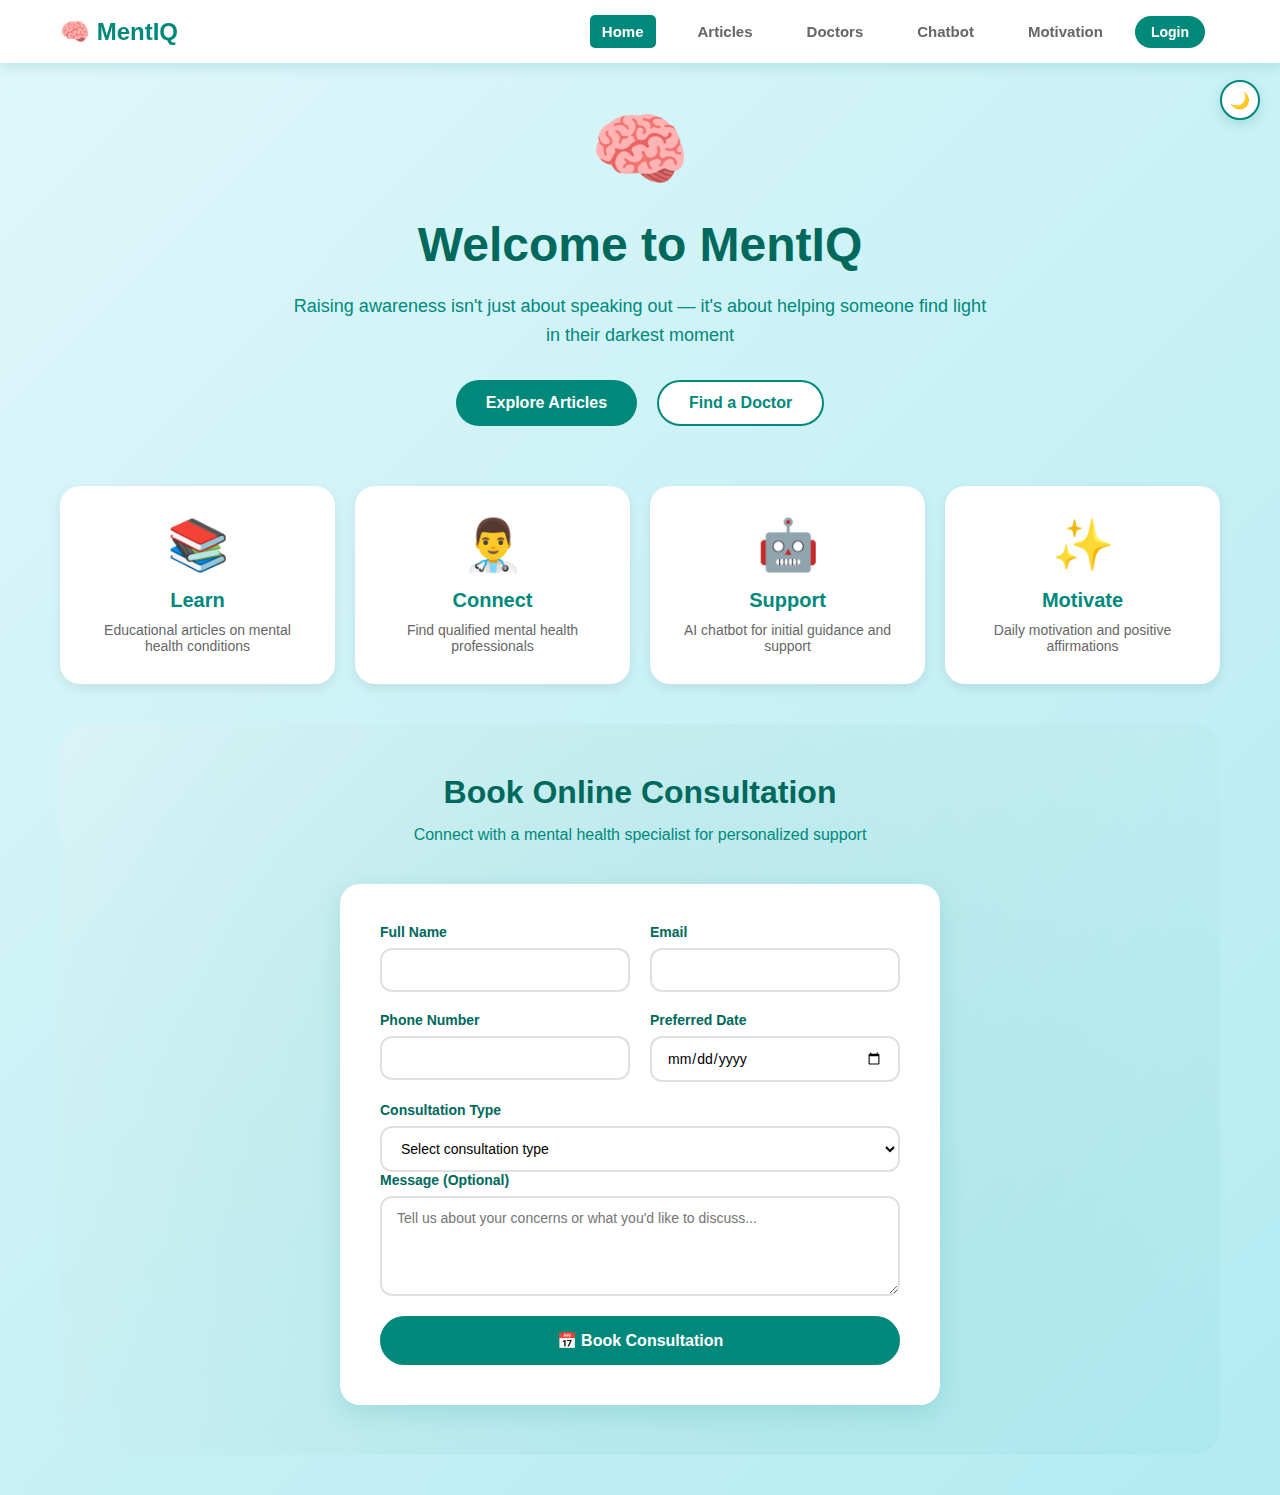
<file: website/frontend/index.html>
<!DOCTYPE html>
<html lang="en">
<head>
    <meta charset="UTF-8">
    <meta name="viewport" content="width=device-width, initial-scale=1.0">
    <title>MentIQ - Mental Health Platform</title>
    <link rel="stylesheet" href="style.css">
</head>
<body>
    <!-- Navigation -->
    <nav>
        <div class="nav-container">
            <div class="logo" onclick="navigateTo('home')">
                🧠 MentIQ
            </div>
            <div class="nav-right">
                <ul class="nav-menu" id="navMenu">
                    <li><button class="nav-btn active" onclick="navigateTo('home')">Home</button></li>
                    <li><button class="nav-btn" onclick="navigateTo('articles')">Articles</button></li>
                    <li><button class="nav-btn" onclick="navigateTo('doctors')">Doctors</button></li>
                    <li><button class="nav-btn" onclick="navigateTo('chatbot')">Chatbot</button></li>
                    <li><button class="nav-btn" onclick="navigateTo('flashcard')">Motivation</button></li>
                    <li id="dashboardNav" style="display: none;"><button class="nav-btn" onclick="navigateTo('dashboard')">Dashboard</button></li>
                </ul>
                <div id="userSection">
                    <a href="login.html" id="loginBtn" class="btn btn-primary" style="padding: 8px 16px; font-size: 14px; text-decoration: none; margin-right: 15px;">Login</a>
                    <button id="logoutBtn" onclick="logout()" class="btn btn-secondary" style="padding: 8px 16px; font-size: 14px; margin-right: 15px; display: none;">Logout</button>
                </div>
            </div>
            <div class="hamburger" id="hamburger" onclick="toggleMobileMenu()">
                <span></span>
                <span></span>
                <span></span>
            </div>
        </div>
    </nav>
    
    <!-- Theme Toggle -->
    <button class="theme-toggle-floating" id="themeToggle" onclick="toggleTheme()" title="Toggle dark mode">🌙</button>
    
    <!-- Pages Container -->
    <div class="container">
        <!-- HOME PAGE -->
        <div id="home" class="page active">
            <div class="hero">
                <div class="hero-icon">🧠</div>
                <h1>Welcome to MentIQ</h1>
                <p>Raising awareness isn't just about speaking out — it's about helping someone find light in their darkest moment</p>
                <div class="hero-buttons">
                    <button class="btn btn-primary" onclick="navigateTo('articles')">Explore Articles</button>
                    <button class="btn btn-secondary" onclick="navigateTo('doctors')">Find a Doctor</button>
                </div>
            </div>

            <div class="features">
                <div class="feature-card">
                    <div class="icon">📚</div>
                    <h3>Learn</h3>
                    <p>Educational articles on mental health conditions</p>
                </div>
                <div class="feature-card">
                    <div class="icon">👨‍⚕️</div>
                    <h3>Connect</h3>
                    <p>Find qualified mental health professionals</p>
                </div>
                <div class="feature-card">
                    <div class="icon">🤖</div>
                    <h3>Support</h3>
                    <p>AI chatbot for initial guidance and support</p>
                </div>
                <div class="feature-card">
                    <div class="icon">✨</div>
                    <h3>Motivate</h3>
                    <p>Daily motivation and positive affirmations</p>
                </div>
            </div>
            
            <!-- Contact Section -->
            <div class="contact-section">
                <h2 class="section-title">Book Online Consultation</h2>
                <p class="section-subtitle">Connect with a mental health specialist for personalized support</p>
                <div class="contact-container">
                    <div class="contact-form-card">
                        <form class="contact-form" onsubmit="submitConsultation(event)">
                            <div class="form-row">
                                <div class="form-group">
                                    <label>Full Name</label>
                                    <input type="text" id="contactName" required>
                                </div>
                                <div class="form-group">
                                    <label>Email</label>
                                    <input type="email" id="contactEmail" required>
                                </div>
                            </div>
                            <div class="form-row">
                                <div class="form-group">
                                    <label>Phone Number</label>
                                    <input type="tel" id="contactPhone" required>
                                </div>
                                <div class="form-group">
                                    <label>Preferred Date</label>
                                    <input type="date" id="consultationDate" required>
                                </div>
                            </div>
                            <div class="form-group">
                                <label>Consultation Type</label>
                                <select id="consultationType" required>
                                    <option value="">Select consultation type</option>
                                    <option value="anxiety">Anxiety & Stress</option>
                                    <option value="depression">Depression</option>
                                    <option value="therapy">General Therapy</option>
                                    <option value="couples">Couples Counseling</option>
                                    <option value="family">Family Therapy</option>
                                </select>
                            </div>
                            <div class="form-group">
                                <label>Message (Optional)</label>
                                <textarea id="consultationMessage" rows="4" placeholder="Tell us about your concerns or what you'd like to discuss..."></textarea>
                            </div>
                            <button type="submit" class="btn btn-primary contact-btn">📅 Book Consultation</button>
                        </form>
                    </div>
                </div>
            </div>
        </div>

        <!-- ARTICLES PAGE -->
        <div id="articles" class="page">
            <h2 class="page-title">Mental Health Articles</h2>
            <div class="category-filter" id="categoryFilter">
                <button class="category-btn active" onclick="filterArticles(null)">All</button>
                <button class="category-btn" onclick="filterArticles('Depression')">Depression</button>
                <button class="category-btn" onclick="filterArticles('Anxiety')">Anxiety</button>
                <button class="category-btn" onclick="filterArticles('Bipolar')">Bipolar</button>
                <button class="category-btn" onclick="filterArticles('PTSD')">PTSD</button>
                <button class="category-btn" onclick="filterArticles('OCD')">OCD</button>
                <button class="category-btn" onclick="filterArticles('ADHD')">ADHD</button>
            </div>
            <div class="articles-grid" id="articlesGrid">
                <div class="article-card">
                    <div class="article-header">🧠</div>
                    <div class="article-body">
                        <div class="article-category">Depression</div>
                        <div class="article-title">Understanding Depression</div>
                        <div class="article-excerpt">Depression is more than sadness. Learn the signs and coping strategies.</div>
                        <div class="read-more">Read More →</div>
                    </div>
                </div>
                <div class="article-card">
                    <div class="article-header">💙</div>
                    <div class="article-body">
                        <div class="article-category">Anxiety</div>
                        <div class="article-title">Managing Anxiety Disorders</div>
                        <div class="article-excerpt">Explore proven techniques to manage anxiety and panic attacks.</div>
                        <div class="read-more">Read More →</div>
                    </div>
                </div>
                <div class="article-card">
                    <div class="article-header">🌙</div>
                    <div class="article-body">
                        <div class="article-category">Bipolar</div>
                        <div class="article-title">Bipolar Disorder Explained</div>
                        <div class="article-excerpt">A comprehensive guide to understanding mood episodes and treatment.</div>
                        <div class="read-more">Read More →</div>
                    </div>
                </div>
                <div class="article-card">
                    <div class="article-header">🕊️</div>
                    <div class="article-body">
                        <div class="article-category">PTSD</div>
                        <div class="article-title">PTSD Recovery Guide</div>
                        <div class="article-excerpt">Healing from trauma with evidence-based therapeutic approaches.</div>
                        <div class="read-more">Read More →</div>
                    </div>
                </div>
                <div class="article-card">
                    <div class="article-header">✨</div>
                    <div class="article-body">
                        <div class="article-category">OCD</div>
                        <div class="article-title">OCD Management Tips</div>
                        <div class="article-excerpt">Understanding intrusive thoughts and breaking the cycle.</div>
                        <div class="read-more">Read More →</div>
                    </div>
                </div>
                <div class="article-card">
                    <div class="article-header">⚡</div>
                    <div class="article-body">
                        <div class="article-category">ADHD</div>
                        <div class="article-title">ADHD in Adults</div>
                        <div class="article-excerpt">Recognizing ADHD symptoms and strategies for daily life.</div>
                        <div class="read-more">Read More →</div>
                    </div>
                </div>
            </div>
        </div>

        <!-- DOCTORS PAGE -->
        <div id="doctors" class="page">
            <h2 class="page-title">Find a Mental Health Professional</h2>
            <div class="filters-section">
                <div class="filter-group">
                    <div>
                        <label>Country</label>
                        <select id="countryFilter" onchange="applyDoctorFilters()">
                            <option value="">All Countries</option>
                            <option value="Egypt">Egypt</option>
                            <option value="USA">USA</option>
                            <option value="UK">UK</option>
                            <option value="UAE">UAE</option>
                        </select>
                    </div>
                    <div>
                        <label>City</label>
                        <select id="cityFilter" onchange="applyDoctorFilters()">
                            <option value="">All Cities</option>
                            <option value="Cairo">Cairo</option>
                            <option value="Alexandria">Alexandria</option>
                            <option value="New York">New York</option>
                            <option value="London">London</option>
                        </select>
                    </div>
                    <div>
                        <label>Specialty</label>
                        <select id="specialtyFilter" onchange="applyDoctorFilters()">
                            <option value="">All Specialties</option>
                            <option value="Psychiatrist">Psychiatrist</option>
                            <option value="Psychologist">Psychologist</option>
                            <option value="Clinical Psychologist">Clinical Psychologist</option>
                            <option value="Counselor">Counselor</option>
                        </select>
                    </div>
                </div>
            </div>
            <div class="doctors-list" id="doctorsList">
                <div class="doctor-card">
                    <div class="doctor-avatar">👩‍⚕️</div>
                    <div class="doctor-info">
                        <div class="doctor-name">Dr. Sarah Ahmed</div>
                        <div class="doctor-specialty">Psychiatrist</div>
                        <div class="doctor-details">
                            <span>📍 Cairo, Egypt</span>
                            <span>⏱️ 12 years</span>
                            <span class="doctor-rating">⭐ 4.8</span>
                        </div>
                    </div>
                    <div class="doctor-actions">
                        <button class="action-btn" onclick="contactDoctor('Sarah Ahmed', 'call')">📞 Call</button>
                        <button class="action-btn" onclick="contactDoctor('Sarah Ahmed', 'message')">💬 Message</button>
                        <button class="action-btn" onclick="saveDoctor('Sarah Ahmed')">❤️ Save</button>
                    </div>
                </div>
            </div>
        </div>

        <!-- CHATBOT PAGE -->
        <div id="chatbot" class="page">
            <h2 class="page-title">Mental Health Support Chatbot</h2>
            <div class="chat-container">
                <div class="chat-header">💬 MentIQ Assistant</div>
                <div class="chat-messages" id="chatMessages">
                    <div class="message bot-message">
                        Hello! 👋 I'm here to listen and support you. Please share what's on your mind.
                    </div>
                </div>
                <div class="chat-input-area">
                    <input type="text" id="chatInput" placeholder="Type your message..." onkeypress="handleChatKeypress(event)">
                    <button class="send-btn" onclick="sendChatMessage()">Send</button>
                </div>
            </div>
        </div>

        <!-- FLASHCARD PAGE -->
        <div id="flashcard" class="page">
            <h2 class="page-title">Daily Motivation Challenge</h2>
            <div class="flashcard-container">
                <div class="streak-counter">🔥 Streak: <span id="streakCount">0</span> days</div>
                <p class="game-title">Choose a card to reveal your daily motivation message</p>
                <div class="cards-wrapper" id="cardsWrapper">
                    <div class="flashcard left" onclick="selectCard(0)">✨</div>
                    <div class="flashcard center" onclick="selectCard(1)">💫</div>
                    <div class="flashcard right" onclick="selectCard(2)">⭐</div>
                </div>
                <div id="messageContainer"></div>
                <div class="game-buttons" id="gameButtons" style="display: none;">
                    <button class="card-btn card-btn-primary" onclick="resetGame()">🎲 Play Again</button>
                    <button class="card-btn card-btn-secondary" onclick="saveSelectedCard()">💾 Save Message</button>
                </div>
            </div>
        </div>

        <!-- DASHBOARD PAGE -->
        <div id="dashboard" class="page"></div>
    </div>

    <script src="script.js"></script>
</body>
</html>
</file>
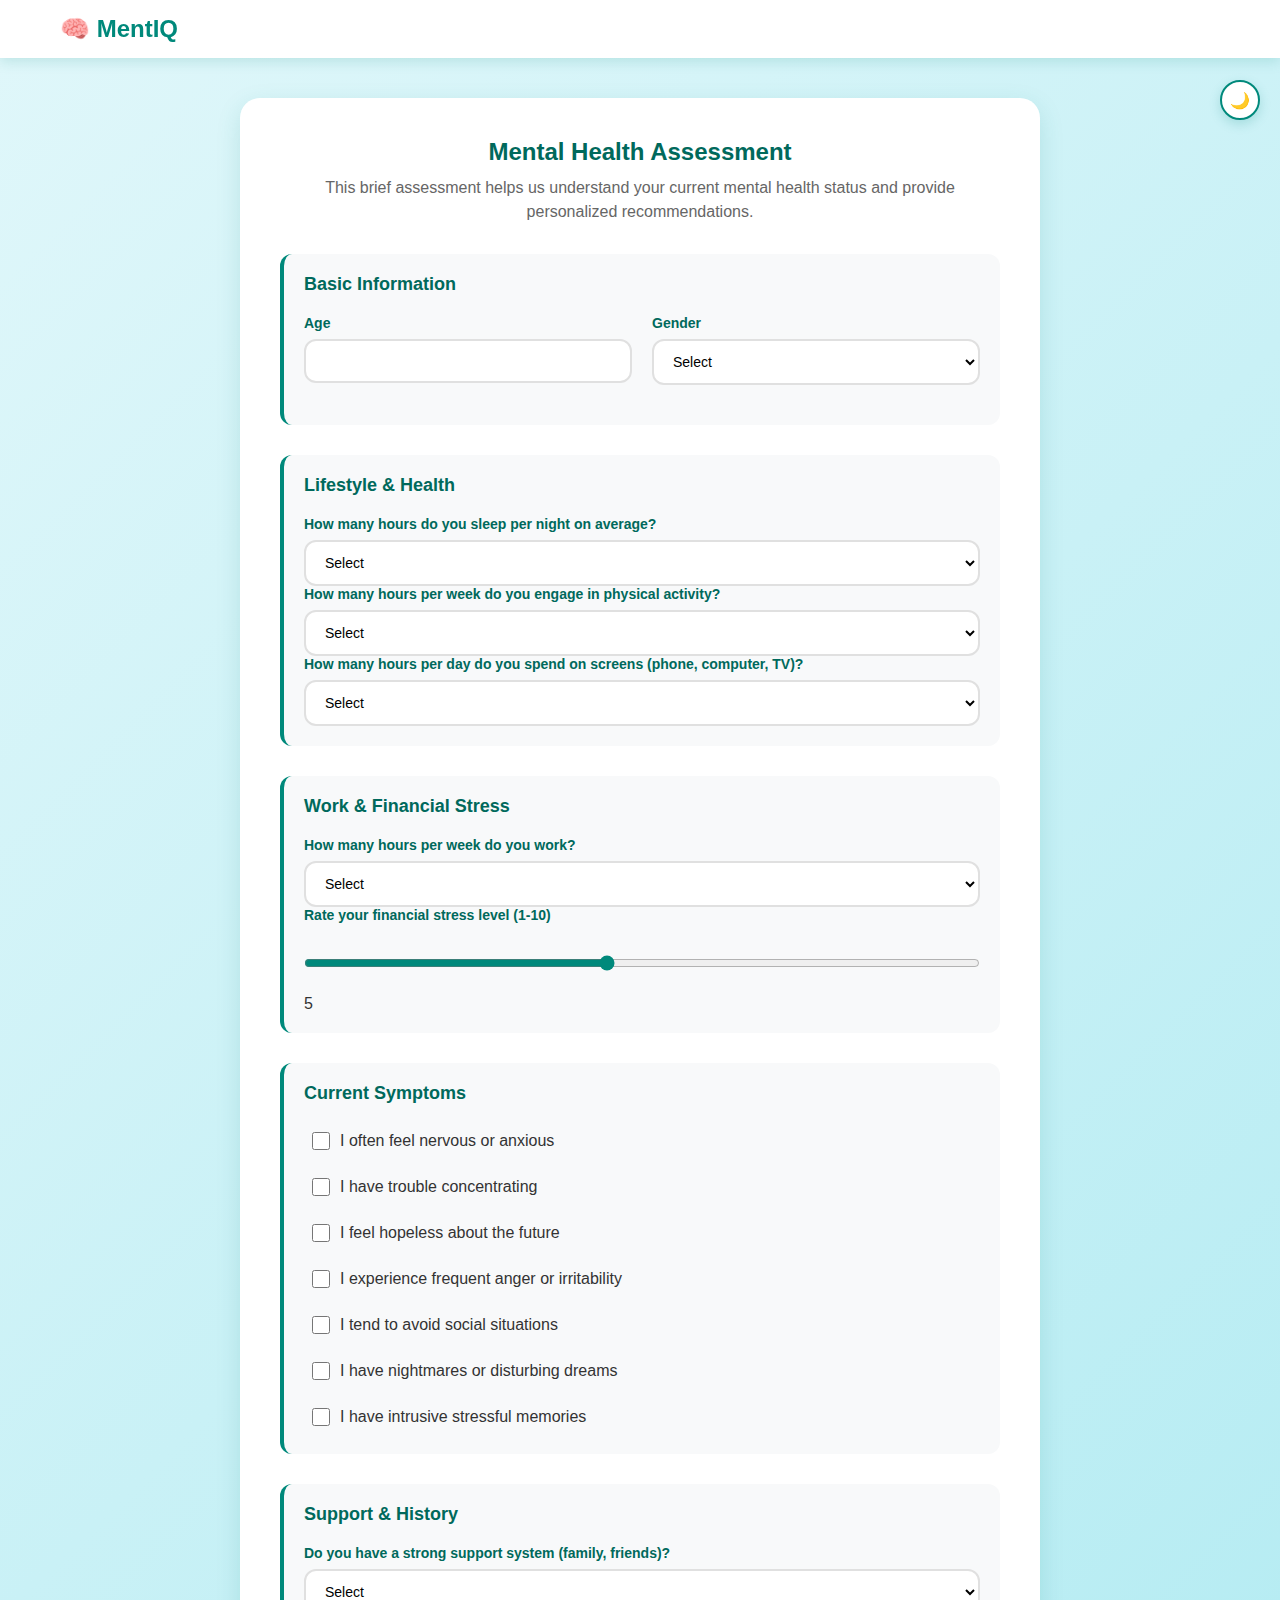
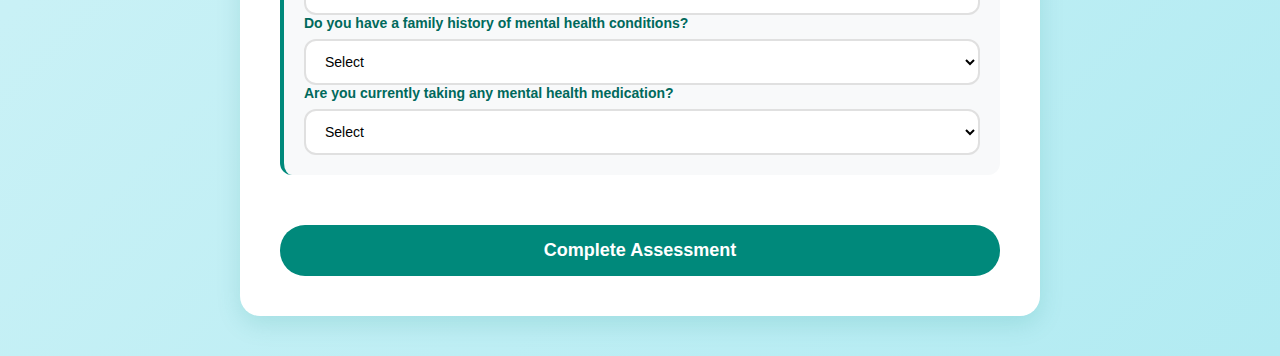
<file: website/frontend/assessment.html>
<!DOCTYPE html>
<html lang="en">
<head>
    <meta charset="UTF-8">
    <meta name="viewport" content="width=device-width, initial-scale=1.0">
    <title>Mental Health Assessment - MentIQ</title>
    <link rel="stylesheet" href="style.css">
</head>
<body>
    <!-- Theme Toggle -->
    <button class="theme-toggle-floating" id="themeToggle" onclick="toggleTheme()" title="Toggle dark mode">🌙</button>
    
    <nav>
        <div class="nav-container">
            <div class="logo" onclick="window.location.href='index.html'">
                🧠 MentIQ
            </div>
        </div>
    </nav>

    <div class="container">
        <div class="assessment-container">
            <h2>Mental Health Assessment</h2>
            <p class="assessment-subtitle">This brief assessment helps us understand your current mental health status and provide personalized recommendations.</p>
            
            <form id="assessmentForm" onsubmit="submitAssessment(event)">
                <!-- Demographics -->
                <div class="form-section">
                    <h3>Basic Information</h3>
                    <div class="form-row">
                        <div class="form-group">
                            <label>Age</label>
                            <input type="number" id="age" min="18" max="65" required>
                        </div>
                        <div class="form-group">
                            <label>Gender</label>
                            <select id="gender" required>
                                <option value="">Select</option>
                                <option value="Male">Male</option>
                                <option value="Female">Female</option>
                            </select>
                        </div>
                    </div>
                </div>

                <!-- Lifestyle Factors -->
                <div class="form-section">
                    <h3>Lifestyle & Health</h3>
                    <div class="form-group">
                        <label>How many hours do you sleep per night on average?</label>
                        <select id="sleepHours" required>
                            <option value="">Select</option>
                            <option value="4">Less than 5 hours</option>
                            <option value="6">5-7 hours</option>
                            <option value="8">7-9 hours</option>
                            <option value="10">More than 9 hours</option>
                        </select>
                    </div>
                    
                    <div class="form-group">
                        <label>How many hours per week do you engage in physical activity?</label>
                        <select id="physicalActivity" required>
                            <option value="">Select</option>
                            <option value="1">Less than 2 hours (Very Low)</option>
                            <option value="3">2-5 hours (Low)</option>
                            <option value="6">5-8 hours (Medium)</option>
                            <option value="10">More than 8 hours (High)</option>
                        </select>
                    </div>

                    <div class="form-group">
                        <label>How many hours per day do you spend on screens (phone, computer, TV)?</label>
                        <select id="screenTime" required>
                            <option value="">Select</option>
                            <option value="2">0-3 hours</option>
                            <option value="5">3-6 hours</option>
                            <option value="8">6-9 hours</option>
                            <option value="11">9-12 hours</option>
                            <option value="14">More than 12 hours</option>
                        </select>
                    </div>
                </div>

                <!-- Work & Stress -->
                <div class="form-section">
                    <h3>Work & Financial Stress</h3>
                    <div class="form-group">
                        <label>How many hours per week do you work?</label>
                        <select id="workHours" required>
                            <option value="">Select</option>
                            <option value="15">Less than 20 hours</option>
                            <option value="30">20-35 hours</option>
                            <option value="40">35-45 hours</option>
                            <option value="50">45-55 hours</option>
                            <option value="65">More than 55 hours</option>
                        </select>
                    </div>

                    <div class="form-group">
                        <label>Rate your financial stress level (1-10)</label>
                        <input type="range" id="financialStress" min="1" max="10" value="5" oninput="updateSliderValue('financialStress')">
                        <span id="financialStressValue">5</span>
                    </div>
                </div>

                <!-- Mental Health Symptoms -->
                <div class="form-section">
                    <h3>Current Symptoms</h3>
                    <div class="checkbox-group">
                        <label><input type="checkbox" id="feelingNervous"> I often feel nervous or anxious</label>
                        <label><input type="checkbox" id="troubleConcentrating"> I have trouble concentrating</label>
                        <label><input type="checkbox" id="hopelessness"> I feel hopeless about the future</label>
                        <label><input type="checkbox" id="anger"> I experience frequent anger or irritability</label>
                        <label><input type="checkbox" id="avoidsPeople"> I tend to avoid social situations</label>
                        <label><input type="checkbox" id="nightmares"> I have nightmares or disturbing dreams</label>
                        <label><input type="checkbox" id="stressfulMemories"> I have intrusive stressful memories</label>
                    </div>
                </div>

                <!-- Support & History -->
                <div class="form-section">
                    <h3>Support & History</h3>
                    <div class="form-group">
                        <label>Do you have a strong support system (family, friends)?</label>
                        <select id="supportSystem" required>
                            <option value="">Select</option>
                            <option value="1">Yes, strong support</option>
                            <option value="0">Limited or no support</option>
                        </select>
                    </div>

                    <div class="form-group">
                        <label>Do you have a family history of mental health conditions?</label>
                        <select id="familyHistory" required>
                            <option value="">Select</option>
                            <option value="1">Yes</option>
                            <option value="0">No</option>
                        </select>
                    </div>

                    <div class="form-group">
                        <label>Are you currently taking any mental health medication?</label>
                        <select id="medicationUsage" required>
                            <option value="">Select</option>
                            <option value="1">Yes</option>
                            <option value="0">No</option>
                        </select>
                    </div>
                </div>

                <button type="submit" class="btn btn-primary assessment-submit">Complete Assessment</button>
            </form>
        </div>
    </div>

    <script src="assessment.js"></script>
</body>
</html>
</file>
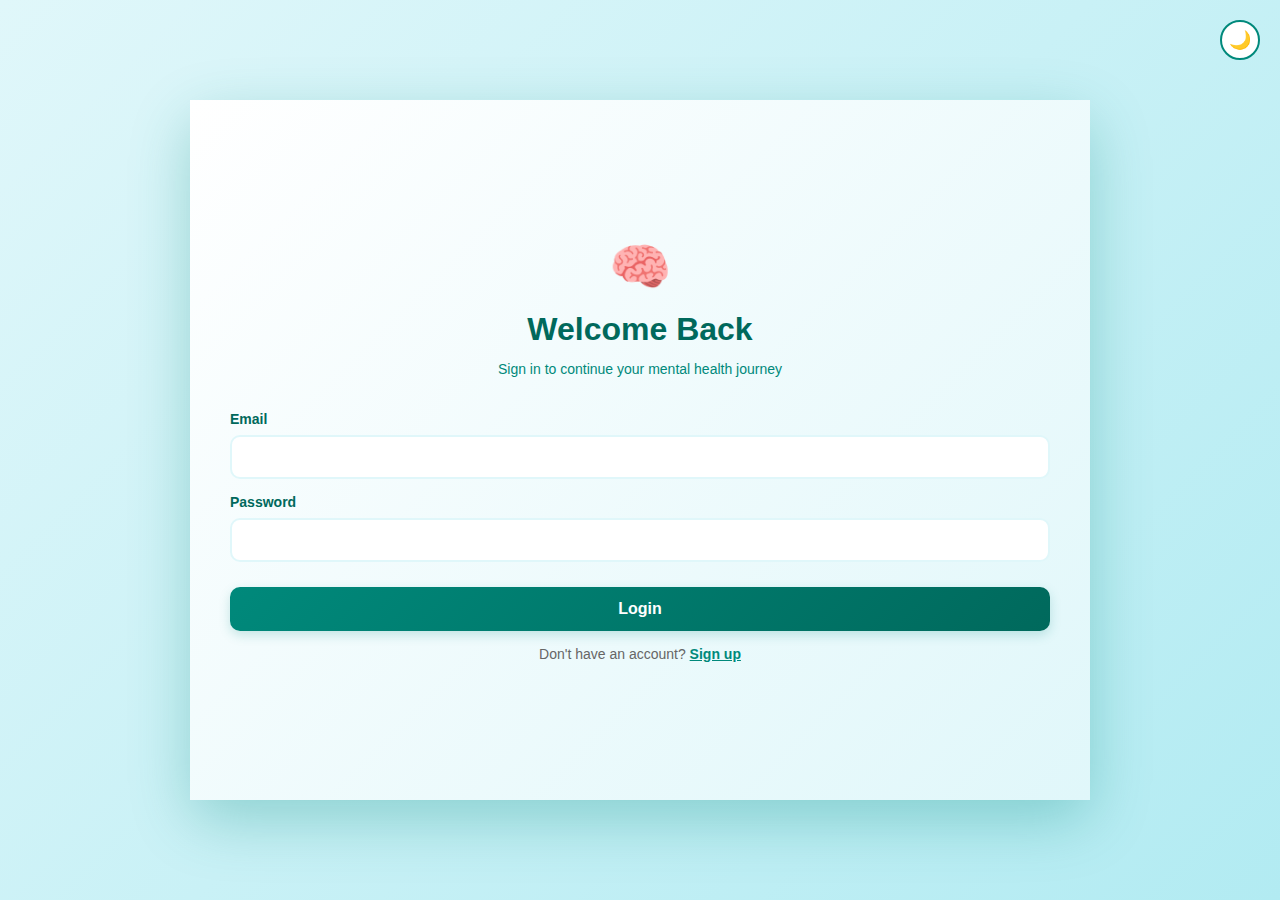
<file: website/frontend/doctor-dashboard.html>
<!DOCTYPE html>
<html lang="en">
<head>
    <meta charset="UTF-8">
    <meta name="viewport" content="width=device-width, initial-scale=1.0">
    <title>Doctor Dashboard - MentIQ</title>
    <style>
        * {
            margin: 0;
            padding: 0;
            box-sizing: border-box;
        }

        body {
            font-family: 'Segoe UI', Tahoma, Geneva, Verdana, sans-serif;
            background: linear-gradient(135deg, #e0f7fa 0%, #b2ebf2 100%);
            min-height: 100vh;
            color: #333;
        }

        /* ===== NAVIGATION ===== */
        nav {
            background: white;
            box-shadow: 0 4px 20px rgba(0, 137, 123, 0.15);
            position: sticky;
            top: 0;
            z-index: 100;
        }

        .nav-container {
            max-width: 1400px;
            margin: 0 auto;
            padding: 15px 20px;
            display: flex;
            justify-content: space-between;
            align-items: center;
        }

        .logo {
            display: flex;
            align-items: center;
            gap: 10px;
            font-size: 24px;
            font-weight: bold;
            color: #00897b;
            cursor: pointer;
            transition: all 0.3s ease;
        }

        .logo:hover {
            color: #00695c;
            transform: scale(1.05);
        }

        .nav-right {
            display: flex;
            align-items: center;
            gap: 15px;
        }

        .nav-menu {
            display: flex;
            gap: 20px;
            list-style: none;
        }

        .nav-btn {
            background: none;
            border: none;
            font-size: 15px;
            font-weight: 600;
            cursor: pointer;
            color: #666;
            transition: all 0.3s ease;
            padding: 8px 16px;
            border-radius: 10px;
        }

        .nav-btn:hover {
            color: #00897b;
            background: #e0f7fa;
        }

        .nav-btn.active {
            color: white;
            background: linear-gradient(135deg, #00897b 0%, #00695c 100%);
            box-shadow: 0 4px 12px rgba(0, 137, 123, 0.3);
        }

        .user-info {
            display: flex;
            align-items: center;
            gap: 8px;
            padding: 8px 16px;
            background: #e0f7fa;
            border-radius: 20px;
            color: #00897b;
            font-weight: 600;
        }

        .btn {
            padding: 10px 20px;
            border: none;
            border-radius: 10px;
            font-size: 14px;
            font-weight: 600;
            cursor: pointer;
            transition: all 0.3s ease;
        }

        .btn-primary {
            background: linear-gradient(135deg, #00897b 0%, #00695c 100%);
            color: white;
            box-shadow: 0 4px 12px rgba(0, 137, 123, 0.2);
        }

        .btn-primary:hover {
            transform: translateY(-2px);
            box-shadow: 0 8px 20px rgba(0, 137, 123, 0.3);
        }

        .btn-secondary {
            background: #e0f7fa;
            color: #00897b;
            border: 2px solid #00897b;
        }

        .btn-secondary:hover {
            background: #00897b;
            color: white;
        }

        .btn-success {
            background: #4caf50;
            color: white;
        }

        .btn-danger {
            background: #f44336;
            color: white;
        }

        /* ===== CONTAINER ===== */
        .container {
            max-width: 1400px;
            margin: 0 auto;
            padding: 40px 20px;
        }

        .page-title {
            text-align: center;
            color: #00695c;
            font-size: 36px;
            margin-bottom: 40px;
            font-weight: bold;
        }

        /* ===== SECTIONS ===== */
        .section {
            display: none;
        }

        .section.active {
            display: block;
        }

        /* ===== DASHBOARD CARDS ===== */
        .dashboard-grid {
            display: grid;
            grid-template-columns: repeat(auto-fit, minmax(280px, 1fr));
            gap: 25px;
            margin-bottom: 40px;
        }

        .dashboard-card {
            background: white;
            border-radius: 20px;
            padding: 30px;
            box-shadow: 0 4px 15px rgba(0, 0, 0, 0.08);
            transition: all 0.3s ease;
            border: 2px solid transparent;
        }

        .dashboard-card:hover {
            transform: translateY(-5px);
            box-shadow: 0 8px 25px rgba(0, 137, 123, 0.2);
            border-color: #00897b;
        }

        .card-header {
            display: flex;
            align-items: center;
            gap: 12px;
            margin-bottom: 15px;
        }

        .card-icon {
            font-size: 40px;
        }

        .card-title {
            font-size: 16px;
            font-weight: 600;
            color: #00695c;
        }

        .stat-number {
            font-size: 48px;
            font-weight: bold;
            color: #00897b;
            margin: 10px 0;
        }

        .stat-label {
            color: #666;
            font-size: 14px;
        }

        /* ===== APPOINTMENTS ===== */
        .appointments-list {
            margin-top: 30px;
        }

        .appointment-card {
            background: white;
            border-radius: 15px;
            padding: 20px;
            margin-bottom: 15px;
            box-shadow: 0 4px 12px rgba(0, 0, 0, 0.08);
            border-left: 5px solid #00897b;
            transition: all 0.3s ease;
        }

        .appointment-card:hover {
            transform: translateX(5px);
            box-shadow: 0 8px 20px rgba(0, 137, 123, 0.15);
        }

        .appointment-header {
            display: flex;
            justify-content: space-between;
            align-items: start;
            margin-bottom: 15px;
        }

        .appointment-header h4 {
            color: #00695c;
            font-size: 18px;
            margin: 0;
        }

        .appointment-info {
            margin: 10px 0;
        }

        .appointment-info p {
            margin: 5px 0;
            color: #666;
            font-size: 14px;
        }

        .appointment-info strong {
            color: #00897b;
        }

        .status-badge {
            padding: 5px 12px;
            border-radius: 20px;
            font-size: 12px;
            font-weight: 600;
            display: inline-block;
        }

        .status-pending {
            background: #fff3cd;
            color: #856404;
        }

        .status-confirmed {
            background: #d4edda;
            color: #155724;
        }

        .status-cancelled {
            background: #f8d7da;
            color: #721c24;
        }

        .status-completed {
            background: #d1ecf1;
            color: #0c5460;
        }

        .appointment-actions {
            display: flex;
            gap: 10px;
            margin-top: 15px;
        }

        .appointment-actions button {
            flex: 1;
            padding: 8px 12px;
            border: none;
            border-radius: 8px;
            font-size: 12px;
            font-weight: 600;
            cursor: pointer;
        }

        /* ===== PROFILE ===== */
        .profile-info {
            margin-bottom: 20px;
        }

        .profile-info h3 {
            color: #00695c;
            margin-bottom: 15px;
            font-size: 24px;
        }

        .profile-info p {
            margin: 10px 0;
            color: #333;
        }

        .profile-info strong {
            color: #00897b;
        }

        /* ===== EMPTY STATE ===== */
        .empty-state {
            text-align: center;
            color: #999;
            padding: 40px 20px;
            background: #f5f5f5;
            border-radius: 15px;
            margin: 20px 0;
        }

        /* ===== DARK MODE ===== */
        body.dark-mode {
            background: linear-gradient(135deg, #1a1a1a 0%, #2d2d2d 100%);
            color: #e0e0e0;
        }

        body.dark-mode nav {
            background: #1e1e1e;
            box-shadow: 0 4px 20px rgba(0, 0, 0, 0.5);
        }

        body.dark-mode .dashboard-card,
        body.dark-mode .appointment-card {
            background: #1e1e1e;
            color: #e0e0e0;
        }

        body.dark-mode .card-title,
        body.dark-mode .appointment-header h4 {
            color: #b2ebf2;
        }

        body.dark-mode .appointment-info p {
            color: #b0b0b0;
        }

        body.dark-mode .empty-state {
            background: #2a2a2a;
            color: #b0b0b0;
        }

        .theme-toggle {
            position: fixed;
            top: 20px;
            right: 20px;
            background: white;
            border: 2px solid #00897b;
            border-radius: 50%;
            width: 40px;
            height: 40px;
            cursor: pointer;
            font-size: 18px;
            transition: all 0.3s;
            display: flex;
            align-items: center;
            justify-content: center;
            z-index: 1000;
        }

        .theme-toggle:hover {
            background: #00897b;
            transform: rotate(180deg);
        }

        body.dark-mode .theme-toggle {
            background: #2a2a2a;
            border-color: #00897b;
            color: #00897b;
        }

        body.dark-mode .theme-toggle:hover {
            background: #00897b;
            color: white;
        }

        /* ===== RESPONSIVE ===== */
        @media (max-width: 768px) {
            .nav-menu {
                display: none;
            }

            .dashboard-grid {
                grid-template-columns: 1fr;
            }
        }
    </style>
</head>
<body>
    <button class="theme-toggle" onclick="toggleTheme()" title="Toggle dark mode">🌙</button>
    
    <nav>
        <div class="nav-container">
            <div class="logo" onclick="window.location.href='doctor-dashboard.html'">🧠 MentIQ</div>
            <div class="nav-right">
                <ul class="nav-menu">
                    <li><button class="nav-btn active" onclick="showSection('dashboard')">📊 Dashboard</button></li>
                    <li><button class="nav-btn" onclick="showSection('appointments')">📅 Appointments</button></li>
                    <li><button class="nav-btn" onclick="window.location.href='profile.html'">👤 Profile</button></li>
                </ul>
                <div class="user-info" id="doctorInfo">
                    👨‍⚕️ <span id="doctorName">Loading...</span>
                </div>
                <button class="btn btn-secondary" onclick="logout()" style="padding: 8px 16px; font-size: 14px;">Logout</button>
            </div>
        </div>
    </nav>

    <div class="container">
        <!-- DASHBOARD SECTION -->
        <div id="dashboard" class="section active">
            <h2 class="page-title">👨‍⚕️ Doctor Dashboard</h2>
            <div class="dashboard-grid">
                <div class="dashboard-card">
                    <div class="card-header">
                        <div class="card-icon">📅</div>
                        <div class="card-title">Total Appointments</div>
                    </div>
                    <div class="stat-number" id="totalAppointments">0</div>
                    <div class="stat-label">All Time</div>
                </div>
                <div class="dashboard-card">
                    <div class="card-header">
                        <div class="card-icon">📆</div>
                        <div class="card-title">Today's Appointments</div>
                    </div>
                    <div class="stat-number" id="todayAppointments">0</div>
                    <div class="stat-label">Scheduled Today</div>
                </div>
                <div class="dashboard-card">
                    <div class="card-header">
                        <div class="card-icon">⏳</div>
                        <div class="card-title">Pending</div>
                    </div>
                    <div class="stat-number" id="pendingAppointments">0</div>
                    <div class="stat-label">Awaiting Confirmation</div>
                </div>
                <div class="dashboard-card">
                    <div class="card-header">
                        <div class="card-icon">✅</div>
                        <div class="card-title">Completed</div>
                    </div>
                    <div class="stat-number" id="completedAppointments">0</div>
                    <div class="stat-label">Finished Sessions</div>
                </div>
            </div>
        </div>

        <!-- APPOINTMENTS SECTION -->
        <div id="appointments" class="section">
            <h2 class="page-title">📅 My Appointments</h2>
            <div class="appointments-list" id="appointmentsList">
                <div class="empty-state">
                    <p>Loading appointments...</p>
                </div>
            </div>
        </div>
    </div>

    <script>
        // API base URL
        const getApiBaseUrl = () => {
            const port = window.location.port;
            const hostname = window.location.hostname;
            
            if (port === '5000' || (!port && hostname === 'localhost')) {
                return '';
            }
            return 'http://localhost:5000';
        };
        
        const API_BASE_URL = getApiBaseUrl();
        let currentDoctor = null;
        let appointments = [];

        // Load theme
        function loadTheme() {
            const savedTheme = localStorage.getItem('darkMode');
            if (savedTheme === 'true') {
                document.body.classList.add('dark-mode');
                document.querySelector('.theme-toggle').textContent = '☀️';
            }
        }

        function toggleTheme() {
            document.body.classList.toggle('dark-mode');
            const themeToggle = document.querySelector('.theme-toggle');
            const isDarkMode = document.body.classList.contains('dark-mode');
            themeToggle.textContent = isDarkMode ? '☀️' : '🌙';
            localStorage.setItem('darkMode', isDarkMode);
        }

        // Check authentication
        async function checkDoctorAuth() {
            const userData = localStorage.getItem('currentUser');
            const isLoggedIn = localStorage.getItem('isLoggedIn');
            
            if (!userData || isLoggedIn !== 'true') {
                window.location.href = 'login.html';
                return false;
            }
            
            try {
                const user = JSON.parse(userData);
                const userType = user.user_type || user.type;
                
                if (userType !== 'doctor') {
                    window.location.href = 'index.html';
                    return false;
                }
                
                currentDoctor = user;
                document.getElementById('doctorName').textContent = user.name;
                
                // Verify with API
                const response = await fetch(`${API_BASE_URL}/api/auth/me`, {
                    credentials: 'include'
                });
                
                if (response.ok) {
                    const data = await response.json();
                    if (data.success) {
                        currentDoctor = data.user;
                        document.getElementById('doctorName').textContent = data.user.name;
                    }
                }
                
                return true;
            } catch (error) {
                console.error('Auth check error:', error);
                return false;
            }
        }

        // Load dashboard data
        async function loadDashboardData() {
            await loadAppointments();
            updateStats();
            // Also load appointments when switching to appointments section
            document.querySelectorAll('.nav-btn').forEach(btn => {
                if (btn.textContent.includes('Appointments')) {
                    btn.addEventListener('click', () => {
                        loadAppointments();
                    });
                }
            });
        }

        // Load appointments
        async function loadAppointments() {
            try {
                console.log('Loading appointments from:', `${API_BASE_URL}/api/profile/appointments`);
                const response = await fetch(`${API_BASE_URL}/api/profile/appointments`, {
                    credentials: 'include'
                });
                
                console.log('Appointments response status:', response.status);
                
                if (response.ok) {
                    const data = await response.json();
                    console.log('Appointments data:', data);
                    if (data.success) {
                        appointments = data.appointments || [];
                        console.log('Loaded appointments:', appointments.length);
                        renderAppointments();
                        return;
                    } else {
                        console.error('API returned success=false:', data.error);
                    }
                } else {
                    const errorData = await response.json().catch(() => ({}));
                    console.error('Failed to load appointments:', response.status, errorData);
                }
                
                // Fallback to empty
                appointments = [];
                renderAppointments();
            } catch (error) {
                console.error('Error loading appointments:', error);
                appointments = [];
                renderAppointments();
            }
        }

        // Render appointments
        function renderAppointments() {
            const container = document.getElementById('appointmentsList');
            
            if (appointments.length === 0) {
                container.innerHTML = `
                    <div class="empty-state">
                        <p>No appointments scheduled yet.</p>
                        <p style="margin-top: 10px; font-size: 14px;">Appointments will appear here when patients book consultations with you.</p>
                    </div>
                `;
                return;
            }
            
            container.innerHTML = appointments.map(apt => {
                const patientName = apt.patient_name || apt.patient || 'Unknown Patient';
                const patientEmail = apt.patient_email || '';
                const date = apt.appointment_date || apt.date || 'TBD';
                const time = apt.appointment_time || apt.time || 'TBD';
                const status = apt.status || 'pending';
                const notes = apt.notes || '';
                
                return `
                    <div class="appointment-card">
                        <div class="appointment-header">
                            <h4>${patientName}</h4>
                            <span class="status-badge status-${status}">${status.charAt(0).toUpperCase() + status.slice(1)}</span>
                        </div>
                        <div class="appointment-info">
                            <p><strong>📧 Email:</strong> ${patientEmail || 'N/A'}</p>
                            <p><strong>📅 Date:</strong> ${date}</p>
                            <p><strong>⏰ Time:</strong> ${time}</p>
                            ${notes ? `<p><strong>📝 Notes:</strong> ${notes}</p>` : ''}
                        </div>
                        <div class="appointment-actions">
                            ${status === 'pending' ? `
                                <button class="btn btn-success" onclick="updateAppointmentStatus(${apt.id}, 'confirmed')">✓ Confirm</button>
                                <button class="btn btn-danger" onclick="deleteAppointment(${apt.id})">✗ Delete</button>
                            ` : status === 'confirmed' ? `
                                <button class="btn btn-secondary" onclick="updateAppointmentStatus(${apt.id}, 'completed')">✓ Complete</button>
                                <p style="color: #666; font-size: 12px; margin-top: 5px;">Confirmed appointments cannot be canceled</p>
                            ` : `
                                <p style="color: #666; font-size: 12px;">Appointment ${status}</p>
                            `}
                        </div>
                    </div>
                `;
            }).join('');
        }

        // Update appointment status
        async function updateAppointmentStatus(appointmentId, newStatus) {
            if (!confirm(`Are you sure you want to ${newStatus} this appointment?`)) {
                return;
            }
            
            try {
                console.log(`Updating appointment ${appointmentId} to status: ${newStatus}`);
                const response = await fetch(`${API_BASE_URL}/api/appointments/${appointmentId}/status`, {
                    method: 'PUT',
                    headers: {
                        'Content-Type': 'application/json'
                    },
                    credentials: 'include',
                    body: JSON.stringify({ status: newStatus })
                });
                
                console.log('Update response status:', response.status);
                const data = await response.json();
                console.log('Update response data:', data);
                
                if (response.ok) {
                    if (data.success) {
                        if (newStatus === 'confirmed') {
                            alert(`Appointment confirmed successfully! The patient will now see this appointment in their profile.`);
                        } else {
                            alert(`Appointment ${newStatus} successfully!`);
                        }
                        await loadAppointments();
                        updateStats();
                    } else {
                        alert('Error: ' + (data.error || 'Failed to update appointment'));
                    }
                } else {
                    alert('Failed to update appointment status: ' + (data.error || 'Unknown error'));
                }
            } catch (error) {
                console.error('Error updating appointment:', error);
                alert('An error occurred. Please try again. Check console for details.');
            }
        }
        
        // Delete appointment (for pending appointments only)
        async function deleteAppointment(appointmentId) {
            if (!confirm('Are you sure you want to delete this appointment? This action cannot be undone.')) {
                return;
            }
            
            try {
                console.log(`Deleting appointment ${appointmentId} from ${API_BASE_URL}/api/appointments/${appointmentId}`);
                const response = await fetch(`${API_BASE_URL}/api/appointments/${appointmentId}`, {
                    method: 'DELETE',
                    headers: {
                        'Content-Type': 'application/json'
                    },
                    credentials: 'include'
                });
                
                console.log('Delete response status:', response.status);
                const data = await response.json();
                console.log('Delete response data:', data);
                
                if (data.success) {
                    alert('Appointment deleted successfully.');
                    await loadAppointments();
                    updateStats();
                } else {
                    alert('Error: ' + (data.error || 'Failed to delete appointment'));
                }
            } catch (error) {
                console.error('Error deleting appointment:', error);
                alert('An error occurred while deleting the appointment. Check console for details.');
            }
        }

        // Update statistics
        function updateStats() {
            const total = appointments.length;
            const today = new Date().toISOString().split('T')[0];
            const todayCount = appointments.filter(apt => (apt.appointment_date || apt.date) === today).length;
            const pendingCount = appointments.filter(apt => apt.status === 'pending').length;
            const completedCount = appointments.filter(apt => apt.status === 'completed').length;
            
            document.getElementById('totalAppointments').textContent = total;
            document.getElementById('todayAppointments').textContent = todayCount;
            document.getElementById('pendingAppointments').textContent = pendingCount;
            document.getElementById('completedAppointments').textContent = completedCount;
        }

        // Show section
        function showSection(sectionName) {
            document.querySelectorAll('.section').forEach(section => {
                section.classList.remove('active');
            });
            
            document.getElementById(sectionName).classList.add('active');
            
            document.querySelectorAll('.nav-btn').forEach(btn => {
                btn.classList.remove('active');
            });
            
            // Find and activate the button that matches the section
            document.querySelectorAll('.nav-btn').forEach(btn => {
                if (btn.textContent.includes('Dashboard') && sectionName === 'dashboard') {
                    btn.classList.add('active');
                } else if (btn.textContent.includes('Appointments') && sectionName === 'appointments') {
                    btn.classList.add('active');
                } else if (btn.textContent.includes('Profile') && sectionName === 'profile') {
                    btn.classList.add('active');
                }
            });
            
            // Reload appointments when switching to appointments section
            if (sectionName === 'appointments') {
                loadAppointments();
            }
        }

        // Logout
        async function logout() {
            try {
                const response = await fetch(`${API_BASE_URL}/api/auth/logout`, {
                    method: 'POST',
                    credentials: 'include'
                });
                
                localStorage.removeItem('currentUser');
                localStorage.removeItem('isLoggedIn');
                sessionStorage.removeItem('welcomeShown');
                
                window.location.href = 'login.html';
            } catch (error) {
                console.error('Logout error:', error);
                localStorage.removeItem('currentUser');
                localStorage.removeItem('isLoggedIn');
                sessionStorage.removeItem('welcomeShown');
                window.location.href = 'login.html';
            }
        }

        // Initialize
        document.addEventListener('DOMContentLoaded', async () => {
            loadTheme();
            const isAuth = await checkDoctorAuth();
            if (isAuth) {
                await loadDashboardData();
            }
        });
    </script>
</body>
</html>
</file>
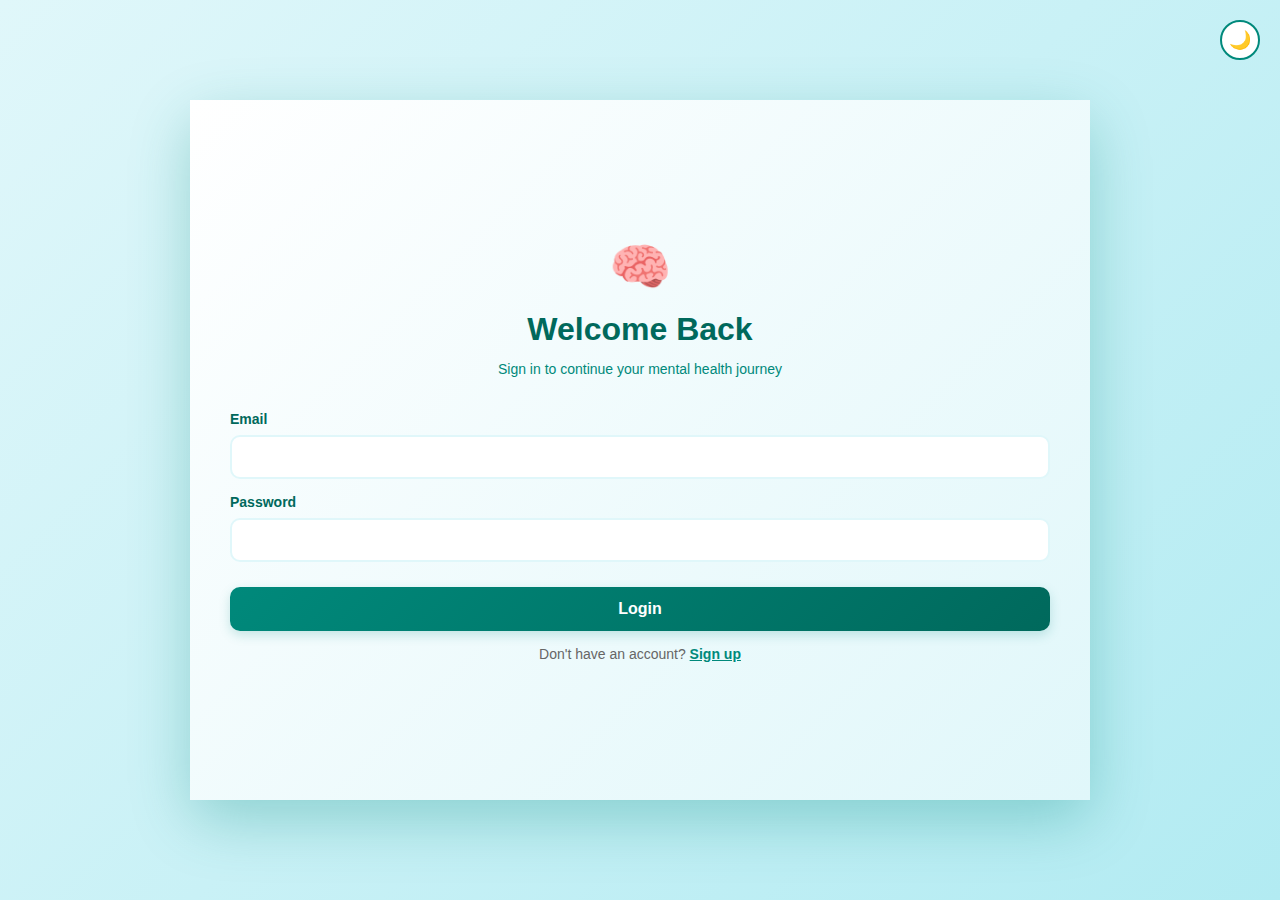
<file: website/frontend/login.html>
<!DOCTYPE html>
<html lang="en">
<head>
    <meta charset="UTF-8">
    <meta name="viewport" content="width=device-width, initial-scale=1.0">
    <title>MentIQ - Auth</title>
    <style>
        * {
            margin: 0;
            padding: 0;
            box-sizing: border-box;
        }

        body {
            font-family: 'Segoe UI', Tahoma, Geneva, Verdana, sans-serif;
            background: linear-gradient(135deg, #e0f7fa 0%, #b2ebf2 100%);
            min-height: 100vh;
            display: flex;
            align-items: center;
            justify-content: center;
            padding: 20px;
        }

        .auth-wrapper {
            width: 100%;
            max-width: 900px;
            position: relative;
        }

        .auth-card {
            background: white;
            border-radius: 20px;
            box-shadow: 0 20px 60px rgba(0, 137, 123, 0.3);
            overflow: hidden;
            display: flex;
            min-height: 700px;
            height: auto;
        }

        .form-container {
            flex: 1;
            padding: 50px 40px;
            display: flex;
            flex-direction: column;
            justify-content: center;
            position: absolute;
            width: 100%;
            height: 100%;
            transition: all 0.6s cubic-bezier(0.68, -0.55, 0.265, 1.55);
        }

        .form-container.login {
            background: linear-gradient(135deg, #ffffff 0%, #e0f7fa 100%);
            left: 0;
            opacity: 1;
            visibility: visible;
        }

        .form-container.register {
            background: linear-gradient(135deg, #ffffff 0%, #e0f7fa 100%);
            left: 100%;
            opacity: 0;
            visibility: hidden;
        }

        .auth-wrapper.show-register .form-container.login {
            left: -100%;
            opacity: 0;
            visibility: hidden;
        }

        .auth-wrapper.show-register .form-container.register {
            left: 0;
            opacity: 1;
            visibility: visible;
        }

        .auth-header {
            text-align: center;
            margin-bottom: 30px;
        }

        .hero-icon {
            font-size: 50px;
            margin-bottom: 15px;
            animation: float 3s ease-in-out infinite;
        }

        @keyframes float {
            0%, 100% { transform: translateY(0px); }
            50% { transform: translateY(-10px); }
        }

        .auth-header h1 {
            font-size: 32px;
            color: #00695c;
            margin-bottom: 10px;
            font-weight: bold;
        }

        .auth-subtitle {
            color: #00897b;
            font-size: 14px;
            line-height: 1.6;
        }

        .auth-form {
            display: flex;
            flex-direction: column;
            gap: 15px;
        }

        .form-group {
            display: flex;
            flex-direction: column;
        }

        .form-group label {
            color: #00695c;
            font-weight: 600;
            margin-bottom: 8px;
            font-size: 14px;
        }

        .form-group input,
        .form-group select {
            padding: 12px 15px;
            border: 2px solid #e0f7fa;
            border-radius: 10px;
            font-size: 14px;
            transition: all 0.3s;
            background: white;
        }

        .form-group input:focus,
        .form-group select:focus {
            outline: none;
            border-color: #00897b;
            box-shadow: 0 0 0 3px rgba(0, 137, 123, 0.1);
        }

        .auth-form button {
            padding: 13px 30px;
            background: linear-gradient(135deg, #00897b 0%, #00695c 100%);
            color: white;
            border: none;
            border-radius: 10px;
            font-weight: 600;
            cursor: pointer;
            transition: all 0.3s;
            font-size: 16px;
            margin-top: 10px;
            box-shadow: 0 4px 12px rgba(0, 137, 123, 0.2);
        }

        .auth-form button:hover {
            transform: translateY(-2px);
            box-shadow: 0 8px 20px rgba(0, 137, 123, 0.3);
        }

        .toggle-auth {
            text-align: center;
            color: #666;
            font-size: 14px;
            margin-top: 15px;
        }

        .toggle-auth button {
            background: none;
            border: none;
            color: #00897b;
            font-weight: 600;
            cursor: pointer;
            text-decoration: underline;
            padding: 0;
            margin: 0;
            font-size: 14px;
            transition: all 0.3s;
        }

        .toggle-auth button:hover {
            color: #00695c;
        }

        .doctor-fields {
            max-height: 0;
            overflow: hidden;
            transition: max-height 0.4s ease;
        }

        .doctor-fields.show {
            max-height: 200px;
        }

        .theme-toggle {
            position: fixed;
            top: 20px;
            right: 20px;
            background: white;
            border: 2px solid #00897b;
            border-radius: 50%;
            width: 40px;
            height: 40px;
            cursor: pointer;
            font-size: 18px;
            transition: all 0.3s;
            display: flex;
            align-items: center;
            justify-content: center;
            z-index: 1000;
        }

        .theme-toggle:hover {
            background: #00897b;
            transform: rotate(180deg);
        }

        body.dark-mode {
            background: linear-gradient(135deg, #1a1a1a 0%, #2d2d2d 100%);
        }

        body.dark-mode .auth-card {
            background: #1e1e1e;
            box-shadow: 0 20px 60px rgba(0, 0, 0, 0.5);
        }

        body.dark-mode .form-container.login {
            background: linear-gradient(135deg, #1e1e1e 0%, #2a2a2a 100%);
        }

        body.dark-mode .form-container.register {
            background: linear-gradient(135deg, #1e1e1e 0%, #2a2a2a 100%);
        }

        body.dark-mode .auth-header h1,
        body.dark-mode .form-group label {
            color: #e0e0e0;
        }

        body.dark-mode .auth-subtitle {
            color: #b2ebf2;
        }

        body.dark-mode .form-group input,
        body.dark-mode .form-group select {
            background: #2a2a2a;
            color: #e0e0e0;
            border-color: #444;
        }

        body.dark-mode .form-group input:focus,
        body.dark-mode .form-group select:focus {
            border-color: #00897b;
            box-shadow: 0 0 0 3px rgba(0, 137, 123, 0.2);
        }

        body.dark-mode .toggle-auth {
            color: #b0b0b0;
        }

        body.dark-mode .theme-toggle {
            background: #2a2a2a;
            border-color: #00897b;
            color: #00897b;
        }

        body.dark-mode .theme-toggle:hover {
            background: #00897b;
            color: white;
        }

        @media (max-width: 768px) {
            .auth-card {
                height: auto;
                min-height: 600px;
            }

            .form-container {
                position: relative;
                width: 100%;
                height: auto;
                left: 0 !important;
                padding: 40px 25px;
            }

            .auth-wrapper.show-register .form-container.login {
                display: none;
            }

            .form-container.register {
                display: none;
            }

            .auth-wrapper.show-register .form-container.register {
                display: flex;
            }

            .auth-header h1 {
                font-size: 28px;
            }

            .theme-toggle {
                position: absolute;
                top: 15px;
                right: 15px;
            }
        }
    </style>
</head>
<body>
    <button class="theme-toggle" onclick="toggleTheme()" title="Toggle dark mode" aria-label="Toggle dark mode">🌙</button>

    <div class="auth-wrapper" id="authWrapper">
        <div class="auth-card">
            <!-- LOGIN FORM -->
            <div class="form-container login">
                <div class="auth-header">
                    <div class="hero-icon">🧠</div>
                    <h1>Welcome Back</h1>
                    <p class="auth-subtitle">Sign in to continue your mental health journey</p>
                </div>

                <form class="auth-form" onsubmit="handleLogin(event)">
                    <div class="form-group">
                        <label for="loginEmail">Email</label>
                        <input type="email" id="loginEmail" required>
                    </div>

                    <div class="form-group">
                        <label for="loginPassword">Password</label>
                        <input type="password" id="loginPassword" required>
                    </div>

                    <button type="submit">Login</button>
                </form>

                <div class="toggle-auth">
                    Don't have an account? <button type="button" onclick="toggleRegister()">Sign up</button>
                </div>
            </div>

            <!-- REGISTER FORM -->
            <div class="form-container register">
                <div class="auth-header">
                    <div class="hero-icon">🧠</div>
                    <h1>Join MentIQ</h1>
                    <p class="auth-subtitle">Create your account to start your mental health journey</p>
                </div>

                <form class="auth-form" onsubmit="handleRegister(event)">
                    <div class="form-group">
                        <label for="registerName">Full Name</label>
                        <input type="text" id="registerName" required>
                    </div>

                    <div class="form-group">
                        <label for="registerEmail">Email</label>
                        <input type="email" id="registerEmail" required>
                    </div>

                    <div class="form-group">
                        <label for="registerPassword">Password</label>
                        <input type="password" id="registerPassword" required>
                    </div>

                    <div class="form-group">
                        <label for="registerUserType">Register as:</label>
                        <select id="registerUserType" onchange="toggleDoctorFields()">
                            <option value="patient">Patient</option>
                            <option value="doctor">Doctor</option>
                        </select>
                    </div>

                    <div class="doctor-fields" id="doctorFields">
                        <div class="form-group">
                            <label for="specialty">Specialty</label>
                            <input type="text" id="specialty" placeholder="e.g., Psychiatrist">
                        </div>
                        <div class="form-group">
                            <label for="license">License Number</label>
                            <input type="text" id="license" placeholder="Medical license number">
                        </div>
                    </div>

                    <button type="submit">Register</button>
                </form>

                <div class="toggle-auth">
                    Already have an account? <button type="button" onclick="toggleRegister()">Sign in</button>
                </div>
            </div>
        </div>
    </div>

    <script>
        // API base URL - detect if we need to use Flask server
        // If accessing via Live Server (port 5500) or other port, use Flask server URL
        const getApiBaseUrl = () => {
            const port = window.location.port;
            const hostname = window.location.hostname;
            
            // If on Flask server port (5000) or no port (default), use relative URLs
            if (port === '5000' || (!port && hostname === 'localhost')) {
                return '';
            }
            
            // Otherwise, use Flask server URL
            return 'http://localhost:5000';
        };
        
        const API_BASE_URL = getApiBaseUrl();
        
        function toggleRegister() {
            const wrapper = document.getElementById('authWrapper');
            wrapper.classList.toggle('show-register');
        }

        function toggleDoctorFields() {
            const userType = document.getElementById('registerUserType').value;
            const doctorFields = document.getElementById('doctorFields');
            
            if (userType === 'doctor') {
                doctorFields.classList.add('show');
            } else {
                doctorFields.classList.remove('show');
            }
        }

        async function handleLogin(event) {
            event.preventDefault();
            
            const email = document.getElementById('loginEmail').value;
            const password = document.getElementById('loginPassword').value;

            try {
                const response = await fetch(`${API_BASE_URL}/api/auth/login`, {
                    method: 'POST',
                    headers: {
                        'Content-Type': 'application/json'
                    },
                    credentials: 'include',
                    body: JSON.stringify({
                        email: email,
                        password: password
                    })
                });

                const data = await response.json();

                if (data.success) {
                    localStorage.setItem('currentUser', JSON.stringify(data.user));
                    localStorage.setItem('isLoggedIn', 'true');

                    // Redirect based on actual user type from database
                    const userType = data.user.user_type || data.user.type;
                    console.log('Login successful. User data:', data.user);
                    console.log('User type from API:', userType);
                    
                    // Use setTimeout to ensure localStorage is saved before redirect
                    setTimeout(() => {
                        if (userType === 'doctor') {
                            console.log('Redirecting to doctor dashboard...');
                            window.location.href = 'doctor-dashboard.html';
                        } else {
                            console.log('Redirecting to index...');
                            window.location.href = 'index.html';
                        }
                    }, 100);
                } else {
                    alert('Login failed: ' + (data.error || 'Invalid credentials'));
                }
            } catch (error) {
                console.error('Login error:', error);
                alert('An error occurred during login. Please try again.');
            }
        }

        async function handleRegister(event) {
            event.preventDefault();
            
            const fullName = document.getElementById('registerName').value.trim();
            const email = document.getElementById('registerEmail').value.trim();
            const password = document.getElementById('registerPassword').value.trim();
            const userType = document.getElementById('registerUserType').value;
            const specialty = document.getElementById('specialty').value.trim();
            const license = document.getElementById('license').value.trim();

            if (!fullName || !email || !password) {
                alert('Please fill in all required fields');
                return;
            }

            if (userType === 'doctor' && (!specialty || !license)) {
                alert('Please fill in specialty and license number for doctor registration');
                return;
            }

            try {
                const response = await fetch(`${API_BASE_URL}/api/auth/register`, {
                    method: 'POST',
                    headers: {
                        'Content-Type': 'application/json'
                    },
                    credentials: 'include',
                    body: JSON.stringify({
                        email: email,
                        password: password,
                        name: fullName,
                        user_type: userType,
                        specialty: specialty || null,
                        license_number: license || null
                    })
                });

                const data = await response.json();

                if (data.success) {
                    localStorage.setItem('currentUser', JSON.stringify(data.user));
                    localStorage.setItem('isLoggedIn', 'true');

                    alert('Registration successful!');

                    setTimeout(() => {
                        // Use user_type from API response, not from form
                        const actualUserType = data.user.user_type || data.user.type || userType;
                        console.log('Redirecting user type:', actualUserType);
                        
                        if (actualUserType === 'doctor') {
                            window.location.href = 'doctor-dashboard.html';
                        } else {
                            window.location.href = 'index.html';
                        }
                    }, 500);
                } else {
                    alert('Registration failed: ' + (data.error || 'Unknown error'));
                }
            } catch (error) {
                console.error('Registration error:', error);
                alert('An error occurred during registration. Please try again.');
            }
        }

        function toggleTheme() {
            document.body.classList.toggle('dark-mode');
            const themeToggle = document.querySelector('.theme-toggle');
            const isDarkMode = document.body.classList.contains('dark-mode');
            themeToggle.textContent = isDarkMode ? '☀️' : '🌙';
            localStorage.setItem('darkMode', isDarkMode);
        }

        if (localStorage.getItem('darkMode') === 'true') {
            document.body.classList.add('dark-mode');
            document.querySelector('.theme-toggle').textContent = '☀️';
        }
    </script>
</body>
</html>
</file>
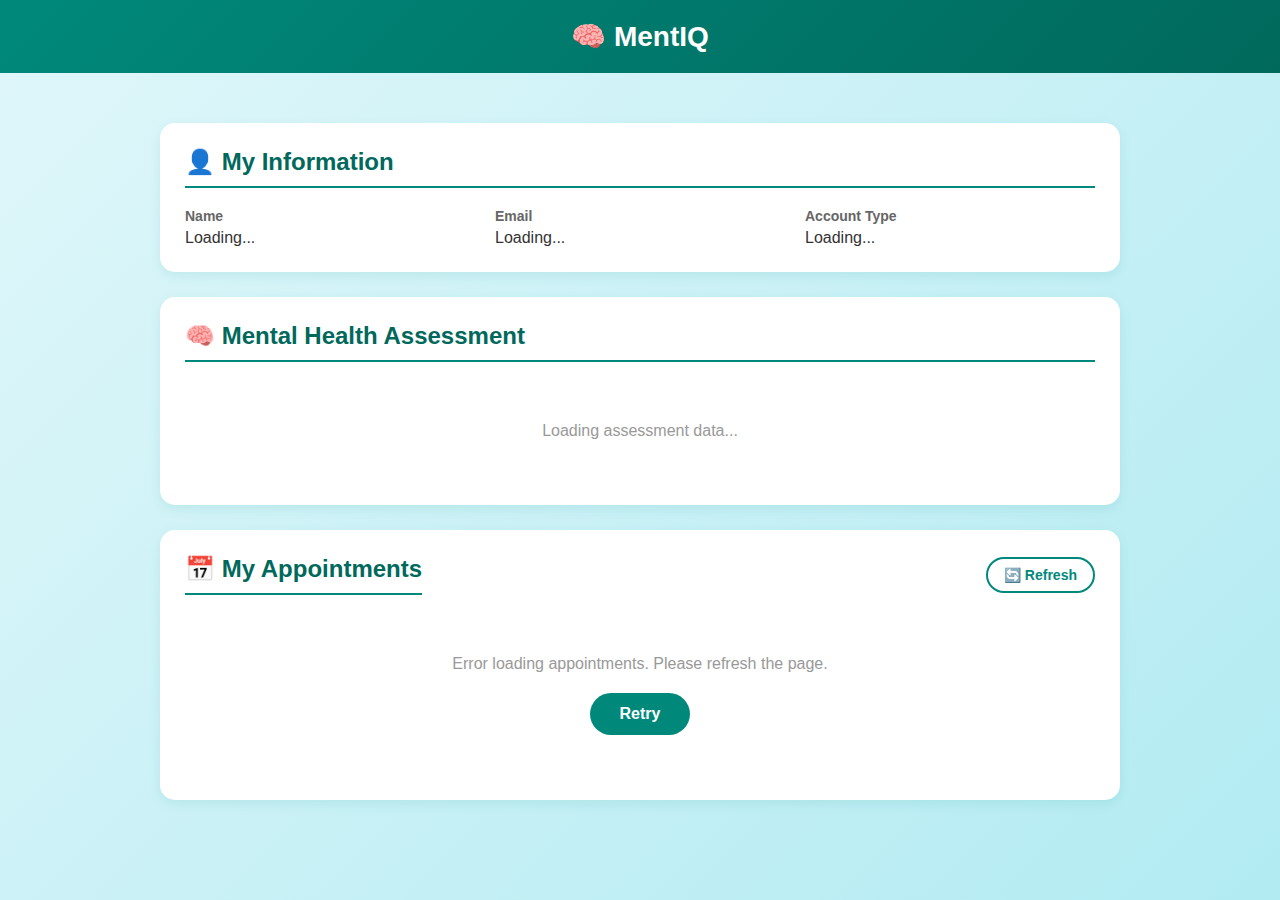
<file: website/frontend/profile.html>
<!DOCTYPE html>
<html lang="en">
<head>
    <meta charset="UTF-8">
    <meta name="viewport" content="width=device-width, initial-scale=1.0">
    <title>My Profile - MentIQ</title>
    <link rel="stylesheet" href="style.css">
    <style>
        .profile-header {
            background: linear-gradient(135deg, #00897b 0%, #00695c 100%);
            color: white;
            padding: 20px;
            text-align: center;
            margin-bottom: 30px;
        }
        
        .profile-header h1 {
            margin: 0;
            font-size: 28px;
            cursor: pointer;
        }
        
        .profile-container {
            max-width: 1000px;
            margin: 0 auto;
            padding: 20px;
        }
        
        .profile-section {
            background: white;
            border-radius: 15px;
            padding: 25px;
            margin-bottom: 25px;
            box-shadow: 0 4px 12px rgba(0, 137, 123, 0.1);
        }
        
        .profile-section h2 {
            color: #00695c;
            margin-bottom: 20px;
            border-bottom: 2px solid #00897b;
            padding-bottom: 10px;
        }
        
        .user-info {
            display: grid;
            grid-template-columns: repeat(auto-fit, minmax(250px, 1fr));
            gap: 20px;
        }
        
        .info-item {
            display: flex;
            flex-direction: column;
        }
        
        .info-label {
            font-weight: 600;
            color: #666;
            margin-bottom: 5px;
            font-size: 14px;
        }
        
        .info-value {
            color: #333;
            font-size: 16px;
        }
        
        .appointment-card {
            background: #f8f9fa;
            border-radius: 10px;
            padding: 15px;
            margin-bottom: 15px;
            border-left: 4px solid #00897b;
        }
        
        .appointment-card h4 {
            margin: 0 0 10px 0;
            color: #00695c;
        }
        
        .appointment-card p {
            margin: 5px 0;
            color: #666;
        }
        
        .status-badge {
            display: inline-block;
            padding: 5px 12px;
            border-radius: 20px;
            font-size: 12px;
            font-weight: 600;
            margin-top: 10px;
        }
        
        .status-pending {
            background: #fff3cd;
            color: #856404;
        }
        
        .status-confirmed {
            background: #d4edda;
            color: #155724;
        }
        
        .status-cancelled {
            background: #f8d7da;
            color: #721c24;
        }
        
        .status-completed {
            background: #d1ecf1;
            color: #0c5460;
        }
        
        .assessment-card {
            background: linear-gradient(135deg, #e3f2fd 0%, #bbdefb 100%);
            border-radius: 10px;
            padding: 20px;
            text-align: center;
        }
        
        .risk-score-display {
            font-size: 48px;
            font-weight: bold;
            color: #00695c;
            margin: 15px 0;
        }
        
        .risk-level-badge {
            display: inline-block;
            padding: 8px 20px;
            border-radius: 25px;
            font-weight: 600;
            margin: 10px 0;
        }
        
        .risk-low {
            background: #4caf50;
            color: white;
        }
        
        .risk-moderate {
            background: #ff9800;
            color: white;
        }
        
        .risk-high {
            background: #f44336;
            color: white;
        }
        
        .risk-very {
            background: #d32f2f;
            color: white;
        }
        
        .empty-state {
            text-align: center;
            padding: 40px;
            color: #999;
        }
        
        .dark-mode .profile-section {
            background: #1e1e1e;
            color: #e0e0e0;
        }
        
        .dark-mode .profile-section h2 {
            color: #b2ebf2;
            border-bottom-color: #00897b;
        }
        
        .dark-mode .info-label {
            color: #b0b0b0;
        }
        
        .dark-mode .info-value {
            color: #e0e0e0;
        }
        
        .dark-mode .appointment-card {
            background: #2a2a2a;
            border-left-color: #00897b;
        }
        
        .dark-mode .appointment-card h4 {
            color: #b2ebf2;
        }
        
        .dark-mode .appointment-card p {
            color: #b0b0b0;
        }
    </style>
</head>
<body>
    <div class="profile-header">
        <h1 id="profileHeaderLogo">🧠 MentIQ</h1>
    </div>
    
    <div class="profile-container">
        <!-- User Information Section -->
        <div class="profile-section">
            <h2>👤 My Information</h2>
            <div class="user-info" id="userInfo">
                <div class="info-item">
                    <span class="info-label">Name</span>
                    <span class="info-value" id="userName">Loading...</span>
                </div>
                <div class="info-item">
                    <span class="info-label">Email</span>
                    <span class="info-value" id="userEmail">Loading...</span>
                </div>
                <div class="info-item">
                    <span class="info-label">Account Type</span>
                    <span class="info-value" id="userType">Loading...</span>
                </div>
            </div>
        </div>
        
        <!-- Assessment Section -->
        <div class="profile-section">
            <h2>🧠 Mental Health Assessment</h2>
            <div id="assessmentSection">
                <div class="empty-state">
                    <p>Loading assessment data...</p>
                </div>
            </div>
        </div>
        
                <!-- Appointments Section -->
                <div class="profile-section">
                    <div style="display: flex; justify-content: space-between; align-items: center; margin-bottom: 20px;">
                        <h2 style="margin: 0;">📅 My Appointments</h2>
                        <button class="btn btn-secondary" onclick="refreshAppointments()" style="padding: 8px 16px; font-size: 14px;">
                            🔄 Refresh
                        </button>
                    </div>
                    <div id="appointmentsSection">
                        <div class="empty-state">
                            <p>Loading appointments...</p>
                        </div>
                    </div>
                </div>
    </div>
    
    <script>
        // API base URL
        const getApiBaseUrl = () => {
            const port = window.location.port;
            const hostname = window.location.hostname;
            
            if (port === '5000' || (!port && hostname === 'localhost')) {
                return '';
            }
            return 'http://localhost:5000';
        };
        
        const API_BASE_URL = getApiBaseUrl();
        
        // Load theme
        function loadTheme() {
            const savedTheme = localStorage.getItem('darkMode');
            if (savedTheme === 'true') {
                document.body.classList.add('dark-mode');
            }
        }
        
        // Load user profile data
        async function loadProfile() {
            try {
                // Load user info
                const userData = localStorage.getItem('currentUser');
                if (userData) {
                    const user = JSON.parse(userData);
                    const userType = user.user_type || user.type || 'patient';
                    
                    document.getElementById('userName').textContent = user.name || 'N/A';
                    document.getElementById('userEmail').textContent = user.email || 'N/A';
                    document.getElementById('userType').textContent = userType.charAt(0).toUpperCase() + userType.slice(1);
                    
                    // For doctors, hide assessment section and show different info
                    if (userType === 'doctor') {
                        document.getElementById('assessmentSection').parentElement.style.display = 'none';
                        // Add doctor-specific info
                        const userInfoDiv = document.getElementById('userInfo');
                        const specialtyDiv = document.createElement('div');
                        specialtyDiv.className = 'info-item';
                        specialtyDiv.innerHTML = `
                            <span class="info-label">Specialty</span>
                            <span class="info-value" id="userSpecialty">${user.specialty || 'N/A'}</span>
                        `;
                        userInfoDiv.appendChild(specialtyDiv);
                    } else {
                        // For patients, load assessment
                        await loadAssessment();
                    }
                }
                
                // Load appointments (for both doctors and patients)
                await loadAppointments();
                
            } catch (error) {
                console.error('Error loading profile:', error);
            }
        }
        
        // Load assessment data
        async function loadAssessment() {
            const assessmentSection = document.getElementById('assessmentSection');
            
            try {
                // Check localStorage first
                const localAssessment = localStorage.getItem('mentalHealthAssessment');
                
                if (localAssessment) {
                    const assessment = JSON.parse(localAssessment);
                    displayAssessment(assessment);
                    return;
                }
                
                // Try to get from API if logged in
                const response = await fetch(`${API_BASE_URL}/api/profile/assessment`, {
                    credentials: 'include'
                });
                
                if (response.ok) {
                    const data = await response.json();
                    if (data.success && data.assessment) {
                        displayAssessment(data.assessment);
                        return;
                    }
                }
                
                // No assessment found
                assessmentSection.innerHTML = `
                    <div class="empty-state">
                        <p>You haven't taken the assessment yet.</p>
                        <button class="btn btn-primary" onclick="window.location.href='assessment.html'" style="margin-top: 20px;">
                            🧠 Take Assessment Now
                        </button>
                    </div>
                `;
                
            } catch (error) {
                console.error('Error loading assessment:', error);
                assessmentSection.innerHTML = `
                    <div class="empty-state">
                        <p>You haven't taken the assessment yet.</p>
                        <button class="btn btn-primary" onclick="window.location.href='assessment.html'" style="margin-top: 20px;">
                            🧠 Take Assessment Now
                        </button>
                    </div>
                `;
            }
        }
        
        // Display assessment results
        function displayAssessment(assessment) {
            const assessmentSection = document.getElementById('assessmentSection');
            const riskLevel = assessment.riskLevel || assessment.risk_level || 'Unknown';
            const riskScore = assessment.riskScore || assessment.risk_score || 0;
            const assessmentDate = assessment.assessmentDate || assessment.created_at || new Date().toISOString();
            
            const riskClass = riskLevel.toLowerCase().replace(' ', '-');
            
            assessmentSection.innerHTML = `
                <div class="assessment-card">
                    <div class="risk-score-display">${riskScore}/100</div>
                    <div class="risk-level-badge risk-${riskClass}">${riskLevel} Risk</div>
                    <p style="margin-top: 15px; color: #666;">Completed: ${new Date(assessmentDate).toLocaleDateString()}</p>
                    <button class="btn btn-secondary" onclick="window.location.href='assessment.html'" style="margin-top: 15px;">
                        Retake Assessment
                    </button>
                </div>
            `;
        }
        
        // Load appointments from database
        async function loadAppointments() {
            const appointmentsSection = document.getElementById('appointmentsSection');
            
            // Show loading state
            appointmentsSection.innerHTML = `
                <div class="empty-state">
                    <p>Loading appointments...</p>
                </div>
            `;
            
            try {
                console.log('Loading appointments from API...');
                // Always fetch from API to get latest data from database
                const response = await fetch(`${API_BASE_URL}/api/profile/appointments`, {
                    method: 'GET',
                    headers: {
                        'Content-Type': 'application/json'
                    },
                    credentials: 'include',
                    cache: 'no-cache' // Ensure fresh data
                });
                
                console.log('Appointments API response status:', response.status);
                
                if (response.ok) {
                    const data = await response.json();
                    console.log('Appointments API response data:', data);
                    
                    if (data.success) {
                        const appointments = data.appointments || [];
                        console.log(`Loaded ${appointments.length} appointments from database`);
                        
                        if (appointments.length > 0) {
                            displayAppointments(appointments);
                        } else {
                            // No appointments found
                            const userData = localStorage.getItem('currentUser');
                            const user = userData ? JSON.parse(userData) : null;
                            const userType = user ? (user.user_type || user.type || 'patient') : 'patient';
                            
                            if (userType === 'doctor') {
                                appointmentsSection.innerHTML = `
                                    <div class="empty-state">
                                        <p>No appointments scheduled yet.</p>
                                        <p style="margin-top: 10px; font-size: 14px;">Appointments will appear here when patients book consultations with you.</p>
                                    </div>
                                `;
                            } else {
                                appointmentsSection.innerHTML = `
                                    <div class="empty-state">
                                        <p>No appointments scheduled yet.</p>
                                        <button class="btn btn-primary" onclick="window.location.href='index.html#doctors'" style="margin-top: 20px;">
                                            Find a Doctor
                                        </button>
                                    </div>
                                `;
                            }
                        }
                        return;
                    } else {
                        console.error('API returned success=false:', data.error);
                    }
                } else {
                    const errorData = await response.json().catch(() => ({}));
                    console.error('Failed to load appointments:', response.status, errorData);
                }
                
                // Error or no appointments - show empty state
                const userData = localStorage.getItem('currentUser');
                const user = userData ? JSON.parse(userData) : null;
                const userType = user ? (user.user_type || user.type || 'patient') : 'patient';
                
                if (userType === 'doctor') {
                    appointmentsSection.innerHTML = `
                        <div class="empty-state">
                            <p>No appointments scheduled yet.</p>
                            <p style="margin-top: 10px; font-size: 14px;">Appointments will appear here when patients book consultations with you.</p>
                        </div>
                    `;
                } else {
                    appointmentsSection.innerHTML = `
                        <div class="empty-state">
                            <p>No appointments scheduled yet.</p>
                            <button class="btn btn-primary" onclick="window.location.href='index.html#doctors'" style="margin-top: 20px;">
                                Find a Doctor
                            </button>
                        </div>
                    `;
                }
                
            } catch (error) {
                console.error('Error loading appointments:', error);
                appointmentsSection.innerHTML = `
                    <div class="empty-state">
                        <p>Error loading appointments. Please refresh the page.</p>
                        <button class="btn btn-primary" onclick="loadAppointments()" style="margin-top: 20px;">
                            Retry
                        </button>
                    </div>
                `;
            }
        }
        
        // Display appointments
        function displayAppointments(appointments) {
            const appointmentsSection = document.getElementById('appointmentsSection');
            const userData = localStorage.getItem('currentUser');
            const user = userData ? JSON.parse(userData) : null;
            const userType = user ? (user.user_type || user.type || 'patient') : 'patient';
            
            if (appointments.length === 0) {
                if (userType === 'doctor') {
                    appointmentsSection.innerHTML = `
                        <div class="empty-state">
                            <p>No appointments scheduled yet.</p>
                            <p style="margin-top: 10px; font-size: 14px;">Appointments will appear here when patients book consultations with you.</p>
                        </div>
                    `;
                } else {
                    appointmentsSection.innerHTML = `
                        <div class="empty-state">
                            <p>No appointments scheduled yet.</p>
                            <button class="btn btn-primary" onclick="window.location.href='index.html#doctors'" style="margin-top: 20px;">
                                Find a Doctor
                            </button>
                        </div>
                    `;
                }
                return;
            }
            
            appointmentsSection.innerHTML = appointments.map(apt => {
                if (userType === 'doctor') {
                    // For doctors, show patient info
                    const patientName = apt.patient_name || apt.patient || 'Unknown Patient';
                    const patientEmail = apt.patient_email || '';
                    const date = apt.appointment_date || apt.date || 'TBD';
                    const time = apt.appointment_time || apt.time || 'TBD';
                    const status = apt.status || 'pending';
                    
                    return `
                        <div class="appointment-card">
                            <h4>${patientName}</h4>
                            <p>📧 ${patientEmail || 'N/A'}</p>
                            <p>📅 ${date} at ${time}</p>
                            <span class="status-badge status-${status}">${status.charAt(0).toUpperCase() + status.slice(1)}</span>
                        </div>
                    `;
                } else {
                    // For patients, show doctor info
                    const doctorName = apt.doctor || apt.doctor_name || 'Unknown Doctor';
                    const location = apt.location || `${apt.city || ''}, ${apt.country || ''}`.trim() || 'Location TBD';
                    const date = apt.appointment_date || apt.date || 'TBD';
                    const time = apt.appointment_time || apt.time || 'TBD';
                    const status = apt.status || 'pending';
                    
                    // Pending appointments can be canceled, confirmed cannot
                    if (status === 'pending') {
                        return `
                            <div class="appointment-card" id="appointment-${apt.id}">
                                <h4>${doctorName}</h4>
                                <p>📍 ${location}</p>
                                <p>📅 ${date} at ${time}</p>
                                <span class="status-badge status-${status}" id="status-${apt.id}">Pending - Awaiting Doctor Confirmation</span>
                                <p style="margin-top: 10px; color: #666; font-size: 14px;">This appointment is pending confirmation from the doctor.</p>
                                <button class="btn btn-danger btn-sm" onclick="cancelAppointment(${apt.id})" style="margin-top: 10px;">Cancel Appointment</button>
                            </div>
                        `;
                    } else if (status === 'confirmed') {
                        return `
                            <div class="appointment-card" id="appointment-${apt.id}">
                                <h4>${doctorName}</h4>
                                <p>📍 ${location}</p>
                                <p>📅 ${date} at ${time}</p>
                                <span class="status-badge status-${status}" id="status-${apt.id}">${status.charAt(0).toUpperCase() + status.slice(1)}</span>
                                <p style="margin-top: 10px; color: #666; font-size: 14px;">This appointment is confirmed and cannot be canceled.</p>
                            </div>
                        `;
                    } else {
                        return `
                            <div class="appointment-card" id="appointment-${apt.id}">
                                <h4>${doctorName}</h4>
                                <p>📍 ${location}</p>
                                <p>📅 ${date} at ${time}</p>
                                <span class="status-badge status-${status}" id="status-${apt.id}">${status.charAt(0).toUpperCase() + status.slice(1)}</span>
                            </div>
                        `;
                    }
                }
            }).join('');
        }
        
        // Set logo redirect based on user type
        function setupLogoRedirect() {
            const logo = document.getElementById('profileHeaderLogo');
            const userData = localStorage.getItem('currentUser');
            
            if (logo && userData) {
                try {
                    const user = JSON.parse(userData);
                    const userType = user.user_type || user.type || 'patient';
                    
                    if (userType === 'doctor') {
                        logo.onclick = () => window.location.href = 'doctor-dashboard.html';
                    } else {
                        logo.onclick = () => window.location.href = 'index.html';
                    }
                } catch (error) {
                    logo.onclick = () => window.location.href = 'index.html';
                }
            } else if (logo) {
                logo.onclick = () => window.location.href = 'index.html';
            }
        }

        // Function to refresh appointments (called when status changes)
        async function refreshAppointments() {
            console.log('Refreshing appointments from database...');
            await loadAppointments();
        }
        
        // Cancel appointment (delete from database)
        async function cancelAppointment(appointmentId) {
            if (!confirm('Are you sure you want to cancel this appointment? This action cannot be undone.')) {
                return;
            }
            
            try {
                console.log(`Deleting appointment ${appointmentId} from ${API_BASE_URL}/api/appointments/${appointmentId}`);
                const response = await fetch(`${API_BASE_URL}/api/appointments/${appointmentId}`, {
                    method: 'DELETE',
                    headers: {
                        'Content-Type': 'application/json'
                    },
                    credentials: 'include'
                });
                
                console.log('Delete response status:', response.status);
                const data = await response.json();
                console.log('Delete response data:', data);
                
                if (data.success) {
                    alert('Appointment canceled successfully.');
                    await loadAppointments(); // Reload appointments
                } else {
                    alert('Error: ' + (data.error || 'Failed to cancel appointment'));
                }
            } catch (error) {
                console.error('Error canceling appointment:', error);
                alert('An error occurred while canceling the appointment. Check console for details.');
            }
        }
        
        // Poll for appointment updates every 5 seconds (optional - can be removed if not needed)
        // setInterval(refreshAppointments, 5000);
        
        // Initialize on load
        document.addEventListener('DOMContentLoaded', () => {
            loadTheme();
            loadProfile();
            setupLogoRedirect();
            
            // Manual refresh only - no automatic refresh
        });
    </script>
</body>
</html>
</file>
<file: website/frontend/style.css>
* {
    margin: 0;
    padding: 0;
    box-sizing: border-box;
}

/* ===== ANIMATIONS ===== */
@keyframes fadeIn {
    from { opacity: 0; }
    to { opacity: 1; }
}

@keyframes slideIn {
    from {
        opacity: 0;
        transform: translateY(10px);
    }
    to {
        opacity: 1;
        transform: translateY(0);
    }
}

@keyframes slideInUp {
    from {
        opacity: 0;
        transform: translateY(30px);
    }
    to {
        opacity: 1;
        transform: translateY(0);
    }
}

@keyframes messageReveal {
    to {
        opacity: 1;
        transform: translateY(0);
    }
}

@keyframes cardSelect {
    0% {
        transform: scale(1) rotateY(0deg);
    }
    50% {
        transform: scale(1.2) rotateY(180deg);
    }
    100% {
        transform: scale(1.1) rotateY(360deg);
        background: linear-gradient(135deg, #4caf50 0%, #2e7d32 100%);
    }
}

@keyframes sparkle {
    0%, 100% { transform: rotate(0deg) scale(1); }
    50% { transform: rotate(180deg) scale(1.1); }
}

@keyframes shine {
    0% { left: -100%; }
    100% { left: 100%; }
}

/* ===== GLOBAL STYLES ===== */
body {
    font-family: 'Segoe UI', Tahoma, Geneva, Verdana, sans-serif;
    background: linear-gradient(135deg, #e0f7fa 0%, #b2ebf2 100%);
    color: #333;
    min-height: 100vh;
}

/* ===== NAVIGATION ===== */
nav {
    background: white;
    box-shadow: 0 4px 12px rgba(0, 137, 123, 0.15);
    position: sticky;
    top: 0;
    z-index: 100;
}

.nav-container {
    max-width: 1200px;
    margin: 0 auto;
    padding: 15px 20px;
    display: flex;
    justify-content: space-between;
    align-items: center;
}

.logo {
    display: flex;
    align-items: center;
    gap: 10px;
    font-size: 24px;
    font-weight: bold;
    color: #00897b;
    cursor: pointer;
    transition: color 0.3s;
}

.logo:hover {
    color: #00695c;
}

.nav-right {
    display: flex;
    align-items: center;
    gap: 0;
}

.nav-menu {
    display: flex;
    gap: 30px;
    list-style: none;
}

.nav-btn {
    background: none;
    border: none;
    font-size: 15px;
    font-weight: 600;
    cursor: pointer;
    color: #666;
    transition: all 0.3s;
    padding: 8px 12px;
    border-radius: 5px;
}

.nav-btn:hover {
    color: #00897b;
    background: #e0f7fa;
}

.nav-btn.active {
    color: white;
    background: #00897b;
}

.hamburger {
    display: none;
    flex-direction: column;
    cursor: pointer;
    gap: 5px;
}

.hamburger span {
    width: 25px;
    height: 3px;
    background: #00897b;
    border-radius: 2px;
    transition: 0.3s;
}

.theme-toggle {
    background: none;
    border: 2px solid #00897b;
    border-radius: 50%;
    width: 40px;
    height: 40px;
    cursor: pointer;
    display: flex;
    align-items: center;
    justify-content: center;
    font-size: 18px;
    transition: all 0.3s;
    margin-left: 15px;
}

.theme-toggle:hover {
    background: #00897b;
    transform: rotate(180deg);
}

/* ===== CONTAINER & LAYOUT ===== */
.container {
    max-width: 1200px;
    margin: 0 auto;
    padding: 40px 20px;
}

.page {
    display: none;
    animation: fadeIn 0.3s;
}

.page.active {
    display: block;
}

.page-title {
    text-align: center;
    color: #00695c;
    font-size: 36px;
    margin-bottom: 40px;
    font-weight: bold;
}

/* ===== BUTTONS ===== */
.btn {
    padding: 12px 30px;
    border: none;
    border-radius: 25px;
    font-size: 16px;
    font-weight: 600;
    cursor: pointer;
    transition: all 0.3s;
}

.btn-primary {
    background: #00897b;
    color: white;
}

.btn-primary:hover {
    background: #00695c;
    transform: translateY(-2px);
    box-shadow: 0 8px 16px rgba(0, 137, 123, 0.3);
}

.btn-secondary {
    border: 2px solid #00897b;
    color: #00897b;
    background: white;
}

.btn-secondary:hover {
    background: #e0f7fa;
    transform: translateY(-2px);
}

.btn-danger {
    background: #f44336;
    color: white;
    border: none;
    padding: 8px 16px;
    border-radius: 15px;
    cursor: pointer;
    font-weight: 600;
    transition: all 0.3s;
}

.btn-danger:hover {
    background: #d32f2f;
}

/* ===== HOME PAGE ===== */
.hero {
    text-align: center;
    margin-bottom: 50px;
}

.hero-icon {
    font-size: 80px;
    margin-bottom: 20px;
}

.hero h1 {
    font-size: 48px;
    color: #00695c;
    margin-bottom: 20px;
    font-weight: bold;
}

.hero p {
    font-size: 18px;
    color: #00897b;
    max-width: 700px;
    margin: 0 auto 30px;
    line-height: 1.6;
}

.hero-buttons {
    display: flex;
    gap: 20px;
    justify-content: center;
    flex-wrap: wrap;
}

.features {
    display: grid;
    grid-template-columns: repeat(auto-fit, minmax(250px, 1fr));
    gap: 20px;
    margin-top: 60px;
}

.feature-card {
    background: white;
    padding: 30px;
    border-radius: 20px;
    text-align: center;
    box-shadow: 0 4px 12px rgba(0, 0, 0, 0.08);
    transition: all 0.3s;
}

.feature-card:hover {
    transform: translateY(-5px);
    box-shadow: 0 12px 24px rgba(0, 137, 123, 0.2);
}

.feature-card .icon {
    font-size: 50px;
    margin-bottom: 15px;
}

.feature-card h3 {
    color: #00897b;
    margin-bottom: 10px;
    font-size: 20px;
}

.feature-card p {
    color: #666;
    font-size: 14px;
}

/* ===== ARTICLES PAGE ===== */
.category-filter {
    display: flex;
    gap: 10px;
    justify-content: center;
    flex-wrap: wrap;
    margin-bottom: 40px;
}

.category-btn {
    padding: 8px 16px;
    border: 2px solid #00897b;
    background: white;
    color: #00897b;
    border-radius: 20px;
    cursor: pointer;
    transition: all 0.3s;
    font-weight: 600;
}

.category-btn:hover,
.category-btn.active {
    background: #00897b;
    color: white;
}

.articles-grid {
    display: grid;
    grid-template-columns: repeat(auto-fill, minmax(280px, 1fr));
    gap: 25px;
}

.article-card {
    background: white;
    border-radius: 20px;
    overflow: hidden;
    box-shadow: 0 4px 12px rgba(0, 0, 0, 0.08);
    transition: all 0.3s;
    cursor: pointer;
}

.article-card:hover {
    transform: translateY(-8px);
    box-shadow: 0 12px 28px rgba(0, 137, 123, 0.2);
}

.article-header {
    height: 250px;
    background: linear-gradient(135deg, #00897b 0%, #00695c 100%);
    display: flex;
    align-items: center;
    justify-content: center;
    font-size: 50px;
    position: relative;
}

.article-header::after {
    content: '';
    position: absolute;
    top: 0;
    left: 0;
    right: 0;
    bottom: 0;
    background: rgba(0, 137, 123, 0.3);
}

.article-body {
    padding: 20px;
}

.article-category {
    color: #00897b;
    font-size: 12px;
    font-weight: 700;
    text-transform: uppercase;
    margin-bottom: 8px;
}

.article-title {
    font-size: 18px;
    font-weight: bold;
    color: #00695c;
    margin-bottom: 10px;
}

.article-excerpt {
    color: #666;
    font-size: 14px;
    line-height: 1.5;
    margin-bottom: 15px;
}

.read-more {
    color: #00897b;
    font-weight: 600;
    cursor: pointer;
    display: inline-flex;
    align-items: center;
    gap: 5px;
}

/* ===== DOCTORS PAGE ===== */
.filters-section {
    background: white;
    padding: 25px;
    border-radius: 20px;
    margin-bottom: 30px;
    box-shadow: 0 4px 12px rgba(0, 0, 0, 0.08);
}

.filter-group {
    display: grid;
    grid-template-columns: repeat(auto-fit, minmax(200px, 1fr));
    gap: 20px;
    margin-bottom: 20px;
}

.filter-group label {
    display: block;
    color: #00695c;
    font-weight: 600;
    margin-bottom: 8px;
    font-size: 14px;
}

.filter-group select,
.filter-group input {
    width: 100%;
    padding: 10px 12px;
    border: 2px solid #e0e0e0;
    border-radius: 10px;
    font-size: 14px;
    transition: border-color 0.3s;
}

.filter-group select:focus,
.filter-group input:focus {
    outline: none;
    border-color: #00897b;
}

.doctors-list {
    display: flex;
    flex-direction: column;
    gap: 20px;
}

.doctor-card {
    background: white;
    padding: 20px;
    border-radius: 20px;
    box-shadow: 0 4px 12px rgba(0, 0, 0, 0.08);
    display: flex;
    gap: 20px;
    align-items: center;
    transition: all 0.3s;
}

.doctor-card:hover {
    transform: translateX(5px);
    box-shadow: 0 8px 20px rgba(0, 137, 123, 0.15);
}

.doctor-avatar {
    font-size: 60px;
    min-width: 80px;
    text-align: center;
}

.doctor-info {
    flex: 1;
}

.doctor-name {
    font-size: 20px;
    font-weight: bold;
    color: #00695c;
    margin-bottom: 5px;
}

.doctor-specialty {
    color: #00897b;
    font-weight: 600;
    font-size: 14px;
    margin-bottom: 8px;
}

.doctor-details {
    display: flex;
    gap: 20px;
    font-size: 13px;
    color: #666;
    flex-wrap: wrap;
    margin-bottom: 10px;
}

.doctor-rating {
    color: #ff9800;
    font-weight: 600;
}

.doctor-actions {
    display: flex;
    gap: 10px;
}

.action-btn {
    padding: 8px 16px;
    background: #e0f7fa;
    border: none;
    border-radius: 15px;
    color: #00897b;
    font-weight: 600;
    cursor: pointer;
    transition: all 0.3s;
    font-size: 13px;
}

.action-btn:hover {
    background: #00897b;
    color: white;
}

/* ===== CHATBOT PAGE ===== */
.chat-container {
    background: white;
    border-radius: 20px;
    box-shadow: 0 8px 24px rgba(0, 0, 0, 0.1);
    display: flex;
    flex-direction: column;
    height: 600px;
    overflow: hidden;
}

.chat-header {
    background: linear-gradient(135deg, #00897b 0%, #00695c 100%);
    color: white;
    padding: 20px;
    text-align: center;
    font-size: 20px;
    font-weight: bold;
}

.chat-messages {
    flex: 1;
    overflow-y: auto;
    padding: 20px;
    display: flex;
    flex-direction: column;
    gap: 15px;
}

.message {
    padding: 12px 15px;
    border-radius: 15px;
    max-width: 80%;
    word-wrap: break-word;
    animation: slideIn 0.3s;
}

.user-message {
    align-self: flex-end;
    background: #00897b;
    color: white;
}

.bot-message {
    align-self: flex-start;
    background: #f5f5f5;
    color: #333;
}

.chat-input-area {
    padding: 15px;
    border-top: 2px solid #e0e0e0;
    display: flex;
    gap: 10px;
}

.chat-input-area input {
    flex: 1;
    padding: 12px 15px;
    border: 2px solid #e0e0e0;
    border-radius: 20px;
    font-size: 14px;
    transition: border-color 0.3s;
}

.chat-input-area input:focus {
    outline: none;
    border-color: #00897b;
}

.send-btn {
    padding: 12px 20px;
    background: #00897b;
    color: white;
    border: none;
    border-radius: 20px;
    cursor: pointer;
    font-weight: 600;
    transition: background 0.3s;
}

.send-btn:hover {
    background: #00695c;
}

/* ===== FLASHCARD GAME ===== */
.flashcard-container {
    max-width: 800px;
    margin: 0 auto;
    text-align: center;
}

.game-title {
    font-size: 18px;
    color: #666;
    margin-bottom: 40px;
}

.cards-wrapper {
    display: flex;
    justify-content: center;
    gap: 30px;
    margin: 40px 0;
    perspective: 1000px;
}

.flashcard {
    width: 180px;
    height: 250px;
    background: linear-gradient(135deg, #00897b 0%, #00695c 100%);
    border-radius: 20px;
    display: flex;
    align-items: center;
    justify-content: center;
    font-size: 48px;
    color: white;
    cursor: pointer;
    transition: all 0.6s cubic-bezier(0.175, 0.885, 0.32, 1.275);
    box-shadow: 0 8px 25px rgba(0, 137, 123, 0.3);
    position: relative;
    overflow: hidden;
}

.flashcard::before {
    content: '';
    position: absolute;
    top: 0;
    left: -100%;
    width: 100%;
    height: 100%;
    background: linear-gradient(90deg, transparent, rgba(255,255,255,0.2), transparent);
    transition: left 0.5s;
}

.flashcard:hover {
    transform: translateY(-10px) rotateY(5deg);
    box-shadow: 0 15px 35px rgba(0, 137, 123, 0.4);
}

.flashcard:hover::before {
    left: 100%;
}

.flashcard.left {
    transform: rotateY(-15deg);
}

.flashcard.right {
    transform: rotateY(15deg);
}

.flashcard.center {
    transform: scale(1.1);
    z-index: 2;
}

.flashcard.selected {
    animation: cardSelect 0.8s ease-out forwards;
}

.revealed-message {
    background: white;
    padding: 30px;
    border-radius: 20px;
    box-shadow: 0 8px 25px rgba(0, 0, 0, 0.1);
    margin: 30px 0;
    opacity: 0;
    transform: translateY(20px);
    animation: messageReveal 0.6s ease-out 0.3s forwards;
}

.revealed-message h3 {
    color: #00897b;
    font-size: 24px;
    margin-bottom: 15px;
}

.revealed-message p {
    font-size: 18px;
    color: #333;
    line-height: 1.6;
    font-weight: 500;
}

.game-buttons {
    display: flex;
    gap: 15px;
    justify-content: center;
    flex-wrap: wrap;
    margin-top: 20px;
}

.card-btn {
    padding: 12px 30px;
    border: none;
    border-radius: 20px;
    font-weight: 600;
    cursor: pointer;
    transition: all 0.3s;
    font-size: 14px;
}

.card-btn-primary {
    background: #00897b;
    color: white;
}

.card-btn-primary:hover {
    background: #00695c;
    transform: translateY(-2px);
    box-shadow: 0 4px 12px rgba(0, 137, 123, 0.3);
}

.card-btn-secondary {
    background: #e0f7fa;
    color: #00897b;
    border: 2px solid #00897b;
}

.card-btn-secondary:hover {
    background: #00897b;
    color: white;
    transform: translateY(-2px);
}

.streak-counter {
    text-align: center;
    font-size: 18px;
    color: #00897b;
    font-weight: bold;
    margin-bottom: 20px;
    padding: 10px 20px;
    background: #e0f7fa;
    border-radius: 25px;
    display: inline-block;
}

.empty-state {
    text-align: center;
    color: #999;
    padding: 20px;
}

/* ===== CONSULTATION PAGE ===== */
.consultation-info {
    display: grid;
    grid-template-columns: repeat(auto-fit, minmax(250px, 1fr));
    gap: 20px;
    margin-bottom: 40px;
}

.info-card {
    background: white;
    padding: 25px;
    border-radius: 20px;
    text-align: center;
    box-shadow: 0 4px 12px rgba(0, 0, 0, 0.08);
    transition: all 0.3s;
}

.info-card:hover {
    transform: translateY(-5px);
    box-shadow: 0 12px 24px rgba(0, 137, 123, 0.2);
}

.info-icon {
    font-size: 40px;
    margin-bottom: 15px;
}

.info-card h3 {
    color: #00897b;
    margin-bottom: 10px;
    font-size: 18px;
}

.info-card p {
    color: #666;
    font-size: 14px;
    line-height: 1.5;
}

.contact-section {
    background: linear-gradient(135deg, #e0f7fa 0%, #b2ebf2 100%);
    padding: 50px 30px;
    border-radius: 25px;
    margin-top: 40px;
    position: relative;
    overflow: hidden;
}

.contact-section::before {
    content: '';
    position: absolute;
    top: -50%;
    left: -50%;
    width: 200%;
    height: 200%;
    background: radial-gradient(circle, rgba(0, 137, 123, 0.1) 0%, transparent 70%);
    animation: sparkle 6s ease-in-out infinite;
}

.section-title {
    text-align: center;
    color: #00695c;
    font-size: 32px;
    margin-bottom: 15px;
    font-weight: bold;
    position: relative;
    z-index: 2;
}

.section-subtitle {
    text-align: center;
    color: #00897b;
    font-size: 16px;
    margin-bottom: 40px;
    position: relative;
    z-index: 2;
}

.contact-container {
    max-width: 600px;
    margin: 0 auto;
    position: relative;
    z-index: 2;
}

.contact-form-card {
    background: white;
    padding: 40px;
    border-radius: 20px;
    box-shadow: 0 8px 24px rgba(0, 137, 123, 0.15);
    position: relative;
    overflow: hidden;
}

.contact-form-card::before {
    content: '';
    position: absolute;
    top: 0;
    left: -100%;
    width: 100%;
    height: 100%;
    background: linear-gradient(90deg, transparent, rgba(255, 255, 255, 0.4), transparent);
    animation: shine 3s infinite;
}

.contact-form {
    position: relative;
    z-index: 2;
}

.form-row {
    display: grid;
    grid-template-columns: 1fr 1fr;
    gap: 20px;
    margin-bottom: 20px;
}

.form-group {
    display: flex;
    flex-direction: column;
}

.form-group label {
    color: #00695c;
    font-weight: 600;
    margin-bottom: 8px;
    font-size: 14px;
}

.form-group input,
.form-group select,
.form-group textarea {
    padding: 12px 15px;
    border: 2px solid #e0e0e0;
    border-radius: 12px;
    font-size: 14px;
    transition: all 0.3s;
    background: white;
    font-family: inherit;
}

.form-group input:focus,
.form-group select:focus,
.form-group textarea:focus {
    outline: none;
    border-color: #00897b;
    box-shadow: 0 0 0 3px rgba(0, 137, 123, 0.1);
    transform: translateY(-2px);
}

.form-group textarea {
    resize: vertical;
    min-height: 100px;
}

.contact-btn {
    width: 100%;
    padding: 15px;
    font-size: 16px;
    font-weight: bold;
    margin-top: 20px;
    position: relative;
    overflow: hidden;
    transition: all 0.3s;
}

.contact-btn:hover {
    transform: translateY(-3px);
    box-shadow: 0 12px 24px rgba(0, 137, 123, 0.3);
}

.contact-btn:active {
    transform: translateY(-1px);
}

/* ===== DARK MODE ===== */
body.dark-mode {
    background: #121212;
    color: #e0e0e0;
}

.dark-mode nav {
    background: #1e1e1e;
    border-bottom: 1px solid #333;
}

.dark-mode .nav-btn {
    color: #e0e0e0;
}

.dark-mode .nav-btn:hover,
.dark-mode .nav-btn.active {
    background: #00897b;
    color: white;
}

.dark-mode .theme-toggle {
    border-color: #00897b;
    color: #00897b;
}

.dark-mode .theme-toggle:hover {
    background: #00897b;
    color: white;
}

.dark-mode .feature-card,
.dark-mode .article-card,
.dark-mode .doctor-card,
.dark-mode .chat-container,
.dark-mode .filters-section,
.dark-mode .revealed-message,
.dark-mode .info-card,
.dark-mode .contact-form-card {
    background: #1e1e1e;
    color: #e0e0e0;
    border: 1px solid #333;
}

.dark-mode .bot-message {
    background: #2a2a2a;
    color: #e0e0e0;
}

.dark-mode .chat-input-area {
    border-top: 2px solid #333;
}

.dark-mode .chat-input-area input,
.dark-mode .filter-group select,
.dark-mode .filter-group input,
.dark-mode .form-group input,
.dark-mode .form-group select,
.dark-mode .form-group textarea {
    background: #2a2a2a;
    border: 2px solid #333;
    color: #e0e0e0;
}

.dark-mode .chat-input-area input:focus,
.dark-mode .filter-group select:focus,
.dark-mode .filter-group input:focus,
.dark-mode .form-group input:focus,
.dark-mode .form-group select:focus,
.dark-mode .form-group textarea:focus {
    border-color: #00897b;
}

.dark-mode .streak-counter {
    background: #2a2a2a;
    border: 1px solid #00897b;
}

.dark-mode .card-btn-secondary {
    background: #2a2a2a;
    border-color: #00897b;
}

.dark-mode .action-btn {
    background: #2a2a2a;
    border: 1px solid #00897b;
}

.dark-mode .info-card h3,
.dark-mode .section-title,
.dark-mode .form-group label {
    color: #b2ebf2;
}

.dark-mode .info-card p {
    color: #b0b0b0;
}

.dark-mode .contact-section {
    background: linear-gradient(135deg, #1a1a1a 0%, #2d2d2d 100%);
}

/* ===== RESPONSIVE DESIGN ===== */
@media (max-width: 768px) {
    .nav-menu {
        display: none;
        position: absolute;
        top: 60px;
        left: 0;
        right: 0;
        background: white;
        flex-direction: column;
        gap: 10px;
        padding: 20px;
        box-shadow: 0 4px 12px rgba(0, 0, 0, 0.1);
    }

    .dark-mode .nav-menu {
        background: #1e1e1e;
        border: 1px solid #333;
    }

    .nav-menu.active {
        display: flex;
    }

    .hamburger {
        display: flex;
    }

    .theme-toggle {
        width: 35px;
        height: 35px;
        font-size: 16px;
        margin-left: 10px;
    }

    .hero h1 {
        font-size: 32px;
    }

    .hero p {
        font-size: 16px;
    }

    .articles-grid,
    .consultation-info {
        grid-template-columns: 1fr;
    }

    .doctor-card {
        flex-direction: column;
        text-align: center;
    }

    .doctor-details,
    .doctor-actions {
        justify-content: center;
        width: 100%;
    }

    .container {
        padding: 20px 15px;
    }

    .chat-container {
        height: 500px;
    }

    .cards-wrapper {
        flex-direction: column;
        align-items: center;
        gap: 20px;
    }

    .flashcard {
        width: 150px;
        height: 200px;
        font-size: 36px;
    }

    .flashcard.left,
    .flashcard.right,
    .flashcard.center {
        transform: none;
    }

    .revealed-message {
        padding: 20px;
        margin: 20px 0;
    }

    .revealed-message h3 {
        font-size: 20px;
    }

    .revealed-message p {
        font-size: 16px;
    }
}
.read-more a {
    color: #00897b;
    text-decoration: none;
    font-weight: 600;
}

.read-more a:hover {
    text-decoration: underline;
}
/* ===== DASHBOARD PAGE ===== */
.dashboard-grid {
    display: grid;
    grid-template-columns: repeat(auto-fit, minmax(300px, 1fr));
    gap: 30px;
    margin-top: 20px;
}

.dashboard-section {
    background: white;
    padding: 25px;
    border-radius: 20px;
    box-shadow: 0 4px 12px rgba(0, 0, 0, 0.08);
}

.dashboard-section h3 {
    color: #00695c;
    margin-bottom: 20px;
    font-size: 20px;
    border-bottom: 2px solid #e0f7fa;
    padding-bottom: 10px;
}

.appointment-card {
    background: #f8f9fa;
    padding: 15px;
    border-radius: 12px;
    margin-bottom: 15px;
    border-left: 4px solid #00897b;
}

.appointment-info h4 {
    color: #00695c;
    margin-bottom: 8px;
}

.appointment-info p {
    margin: 4px 0;
    color: #666;
    font-size: 14px;
}

.status {
    padding: 4px 12px;
    border-radius: 20px;
    font-size: 12px;
    font-weight: 600;
    text-transform: uppercase;
}

.status.pending {
    background: #fff3cd;
    color: #856404;
}

.saved-item, .motivation-item {
    background: #f8f9fa;
    padding: 15px;
    border-radius: 12px;
    margin-bottom: 15px;
}

.saved-item h4 {
    color: #00695c;
    margin-bottom: 5px;
}

.saved-item p {
    color: #666;
    font-size: 14px;
    margin-bottom: 10px;
}

.read-link {
    color: #00897b;
    text-decoration: none;
    font-weight: 600;
}

.read-link:hover {
    text-decoration: underline;
}

.motivation-item p {
    font-style: italic;
    color: #333;
    line-height: 1.5;
}

.empty-message {
    text-align: center;
    color: #999;
    padding: 20px;
    font-style: italic;
}

.save-article-btn {
    background: #e0f7fa;
    border: 1px solid #00897b;
    color: #00897b;
    padding: 5px 10px;
    border-radius: 8px;
    cursor: pointer;
    font-size: 12px;
    margin-left: 10px;
    transition: all 0.3s;
}

.save-article-btn:hover {
    background: #00897b;
    color: white;
}

@media (max-width: 768px) {
    .dashboard-grid {
        grid-template-columns: 1fr;
        gap: 20px;
    }
}
/* ===== ASSESSMENT PAGE ===== */
.assessment-container {
    max-width: 800px;
    margin: 0 auto;
    background: white;
    padding: 40px;
    border-radius: 20px;
    box-shadow: 0 8px 24px rgba(0, 137, 123, 0.15);
}

.assessment-container h2 {
    color: #00695c;
    text-align: center;
    margin-bottom: 10px;
}

.assessment-subtitle {
    text-align: center;
    color: #666;
    margin-bottom: 30px;
    line-height: 1.5;
}

.form-section {
    margin-bottom: 30px;
    padding: 20px;
    background: #f8f9fa;
    border-radius: 12px;
    border-left: 4px solid #00897b;
}

.form-section h3 {
    color: #00695c;
    margin-bottom: 20px;
    font-size: 18px;
}

.checkbox-group {
    display: flex;
    flex-direction: column;
    gap: 12px;
}

.checkbox-group label {
    display: flex;
    align-items: center;
    gap: 10px;
    cursor: pointer;
    padding: 8px;
    border-radius: 8px;
    transition: background 0.3s;
}

.checkbox-group label:hover {
    background: rgba(0, 137, 123, 0.1);
}

.checkbox-group input[type="checkbox"] {
    width: 18px;
    height: 18px;
    accent-color: #00897b;
}

input[type="range"] {
    width: 100%;
    margin: 10px 0;
    accent-color: #00897b;
}

.assessment-submit {
    width: 100%;
    padding: 15px;
    font-size: 18px;
    margin-top: 20px;
}

/* Assessment Results */
.assessment-results {
    text-align: center;
}

.risk-score-card {
    background: #f8f9fa;
    padding: 25px;
    border-radius: 15px;
    margin: 20px 0;
}

.score-bar {
    width: 100%;
    height: 20px;
    background: #e0e0e0;
    border-radius: 10px;
    overflow: hidden;
    margin: 15px 0;
}

.score-fill {
    height: 100%;
    transition: width 0.8s ease;
}

.score-text {
    font-weight: bold;
    font-size: 18px;
    margin: 10px 0;
}

.risk-factors, .recommendations {
    text-align: left;
    margin: 25px 0;
    padding: 20px;
    background: #f8f9fa;
    border-radius: 12px;
}

.risk-factors h3, .recommendations h3 {
    color: #00695c;
    margin-bottom: 15px;
}

.risk-factors ul, .recommendations ul {
    list-style: none;
    padding: 0;
}

.risk-factors li, .recommendations li {
    padding: 8px 0;
    border-bottom: 1px solid #e0e0e0;
}

.risk-factors li:before {
    content: "⚠️ ";
    margin-right: 8px;
}

.recommendations li:before {
    content: "✅ ";
    margin-right: 8px;
}

.next-steps {
    margin-top: 30px;
}

.action-buttons {
    display: flex;
    gap: 15px;
    justify-content: center;
    flex-wrap: wrap;
    margin-top: 20px;
}

@media (max-width: 768px) {
    .assessment-container {
        padding: 20px;
        margin: 10px;
    }
    
    .action-buttons {
        flex-direction: column;
        align-items: center;
    }
    
    .action-buttons .btn {
        width: 100%;
        max-width: 300px;
    }
}
/* Assessment Dashboard Styles */
.assessment-summary {
    text-align: center;
    padding: 20px;
}

.risk-indicator {
    display: flex;
    justify-content: space-between;
    align-items: center;
    padding: 15px;
    border-radius: 12px;
    margin-bottom: 15px;
    font-weight: bold;
}

.risk-indicator.low {
    background: #e8f5e8;
    color: #2e7d32;
    border-left: 4px solid #4caf50;
}

.risk-indicator.moderate {
    background: #fff3e0;
    color: #ef6c00;
    border-left: 4px solid #ff9800;
}

.risk-indicator.high {
    background: #ffebee;
    color: #c62828;
    border-left: 4px solid #f44336;
}

.risk-indicator.very.high {
    background: #ffebee;
    color: #b71c1c;
    border-left: 4px solid #d32f2f;
}

.risk-level {
    font-size: 16px;
}

.risk-score {
    font-size: 18px;
    font-weight: bold;
}

.assessment-date {
    color: #666;
    font-size: 14px;
    margin-bottom: 15px;
}

.assessment-prompt {
    text-align: center;
    padding: 20px;
}

.assessment-prompt p {
    margin-bottom: 20px;
    color: #666;
}
/* User Section Styles */
#userSection {
    display: flex;
    align-items: center;
    gap: 10px;
}

#welcomeUser {
    font-size: 14px;
    font-weight: 500;
    color: #00897b;
    white-space: nowrap;
}

.dark-mode #welcomeUser {
    color: #4db6ac;
}

#logoutBtn {
    background: #f44336;
    color: white;
    border: none;
    padding: 8px 16px;
    border-radius: 8px;
    cursor: pointer;
    font-size: 14px;
    transition: background 0.3s ease;
}

#logoutBtn:hover {
    background: #d32f2f;
}

@media (max-width: 768px) {
    #welcomeUser {
        display: none !important;
    }
    
    #userSection {
        flex-direction: column;
        gap: 5px;
    }
}
/* Updated User Section Styles */
#userSection {
    display: flex;
    align-items: center;
    gap: 15px;
}

#welcomeUser {
    font-size: 14px;
    font-weight: 600;
    color: #00897b;
    background: rgba(0, 137, 123, 0.1);
    padding: 8px 15px;
    border-radius: 20px;
    border: 1px solid rgba(0, 137, 123, 0.2);
    white-space: nowrap;
}

.dark-mode #welcomeUser {
    color: #4db6ac;
    background: rgba(77, 182, 172, 0.1);
    border-color: rgba(77, 182, 172, 0.2);
}

#logoutBtn {
    background: #f44336;
    color: white;
    border: none;
    padding: 8px 16px;
    border-radius: 8px;
    cursor: pointer;
    font-size: 14px;
    font-weight: 500;
    transition: all 0.3s ease;
}

#logoutBtn:hover {
    background: #d32f2f;
    transform: translateY(-1px);
}

@media (max-width: 768px) {
    #welcomeUser {
        font-size: 12px;
        padding: 6px 12px;
    }
    
    #userSection {
        gap: 10px;
    }
    
    #logoutBtn {
        padding: 6px 12px;
        font-size: 12px;
    }
}
/* Floating Theme Toggle */
.theme-toggle-floating {
    position: fixed;
    top: 80px;
    right: 20px;
    background: white;
    border: 2px solid #00897b;
    border-radius: 50%;
    width: 40px;
    height: 40px;
    cursor: pointer;
    display: flex;
    align-items: center;
    justify-content: center;
    font-size: 20px;
    transition: all 0.3s ease;
    z-index: 1000;
    box-shadow: 0 4px 12px rgba(0, 137, 123, 0.2);
}

.theme-toggle-floating:hover {
    background: #00897b;
    transform: rotate(180deg) scale(1.1);
    box-shadow: 0 6px 16px rgba(0, 137, 123, 0.3);
}

.dark-mode .theme-toggle-floating {
    background: #1e1e1e;
    border-color: #4db6ac;
    color: #4db6ac;
}

.dark-mode .theme-toggle-floating:hover {
    background: #4db6ac;
    color: #1e1e1e;
}

@media (max-width: 768px) {
    .theme-toggle-floating {
        width: 45px;
        height: 45px;
        font-size: 18px;
        top: 15px;
        right: 15px;
    }
}
/* Override Theme Toggle Font Size */
.theme-toggle-floating {
    font-size: 16px !important;
}
/* Navigation spacing fix */
.nav-right {
    gap: 20px;
}
/* Welcome popup animations */
@keyframes slideInRight {
    from { transform: translateX(100%); opacity: 0; }
    to { transform: translateX(0); opacity: 1; }
}

@keyframes slideOutRight {
    from { transform: translateX(0); opacity: 1; }
    to { transform: translateX(100%); opacity: 0; }
}
</file>
